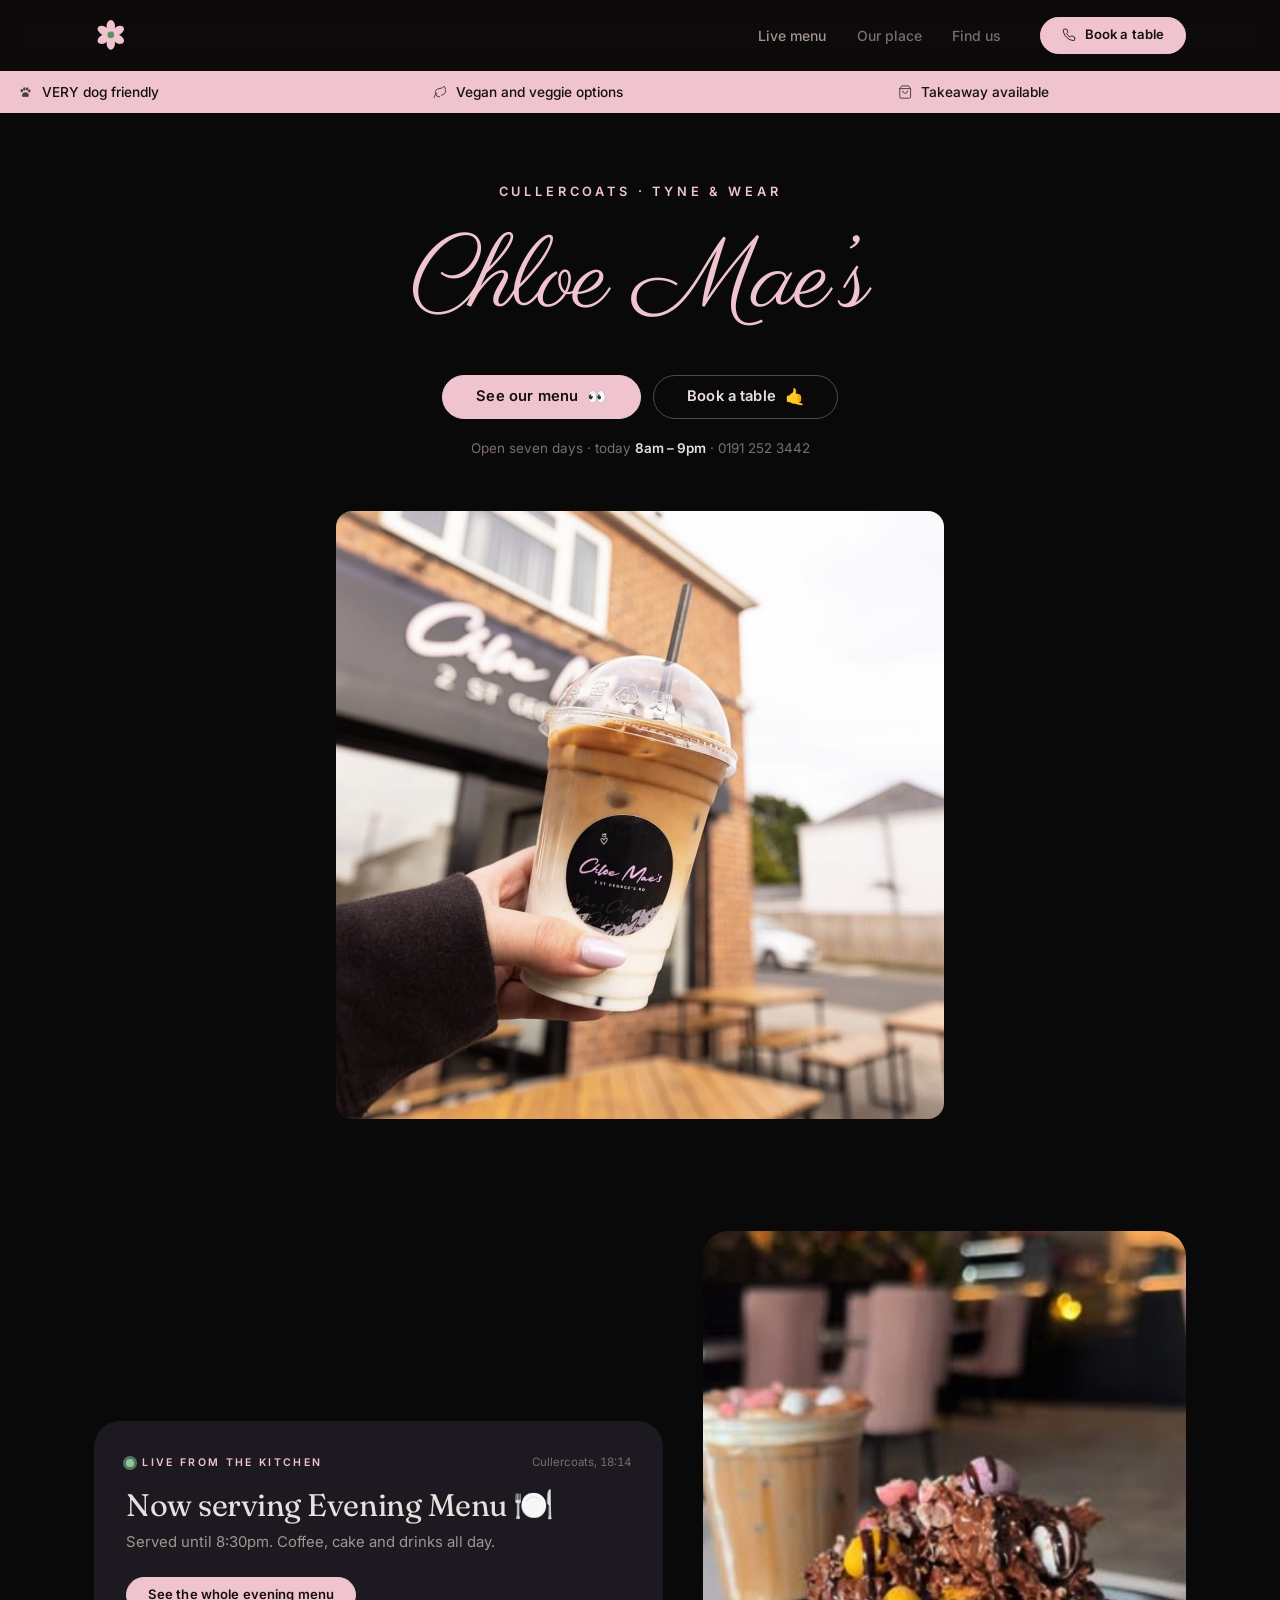
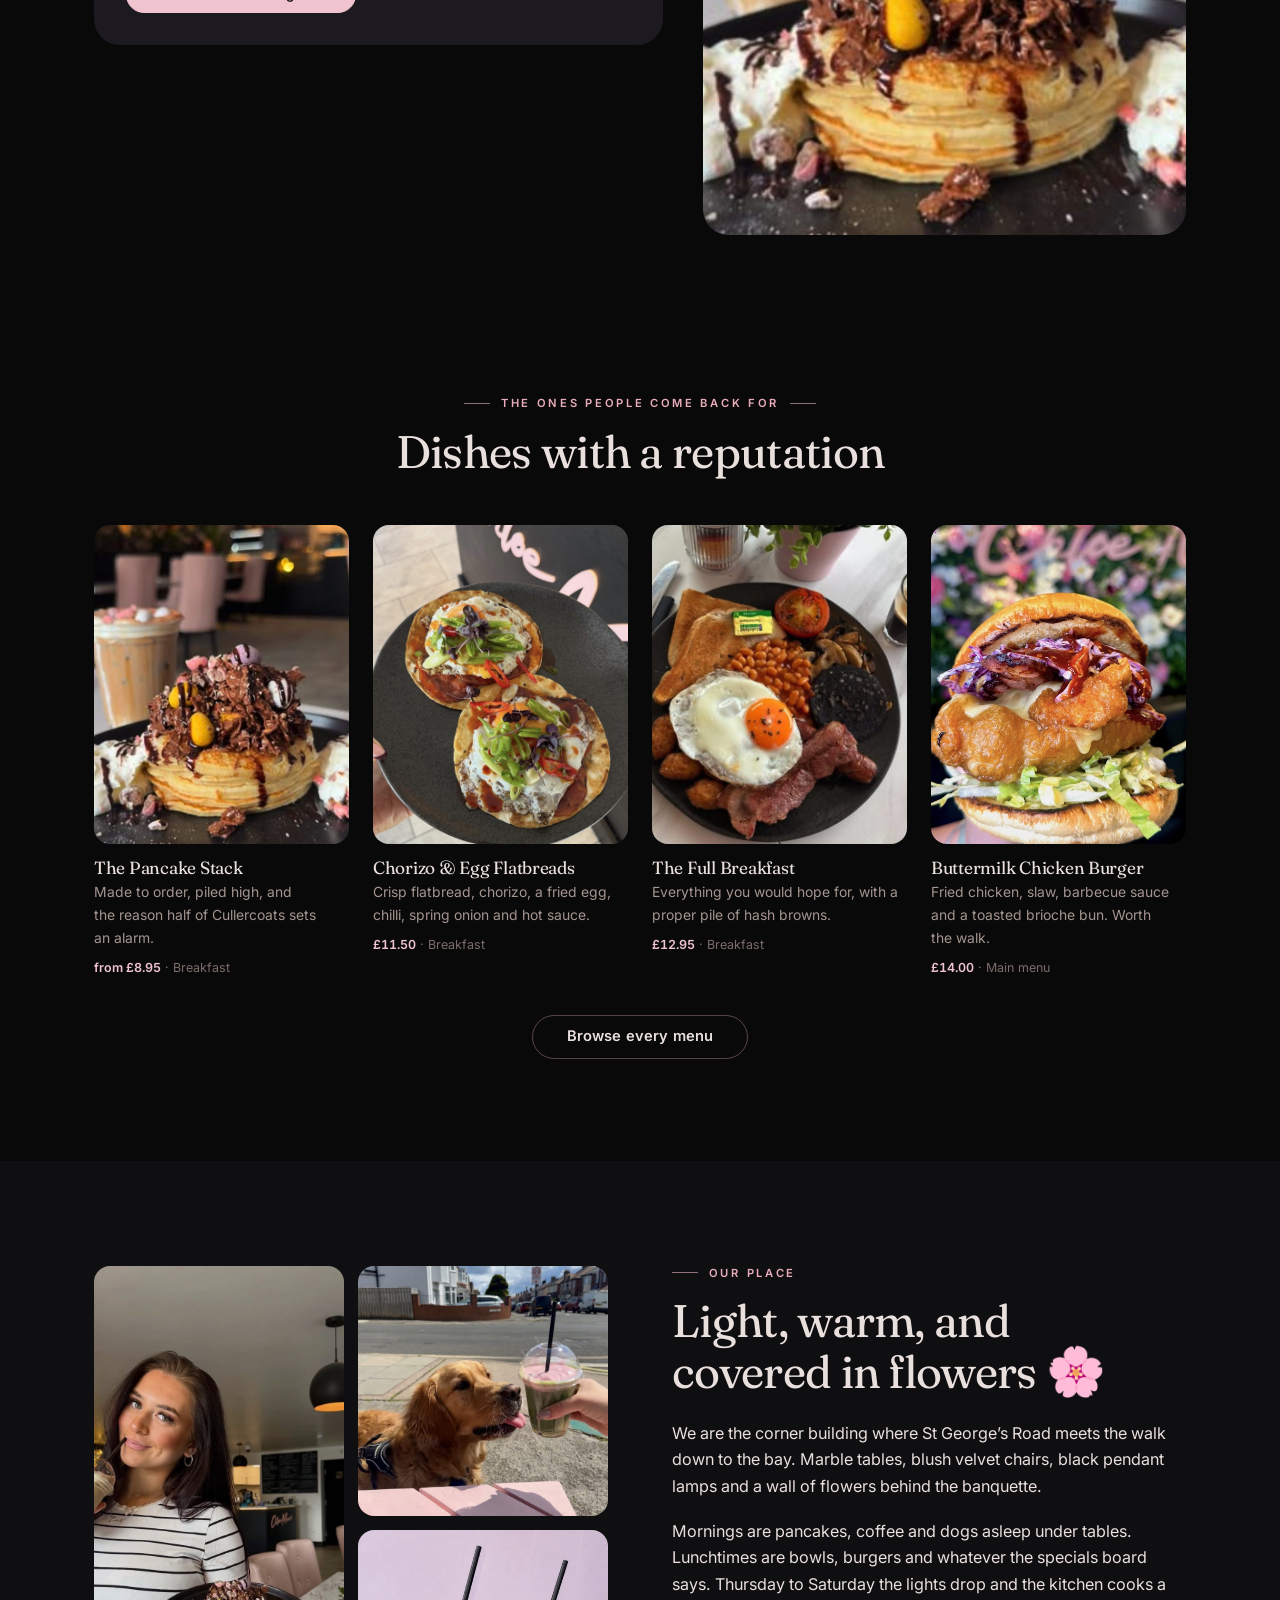
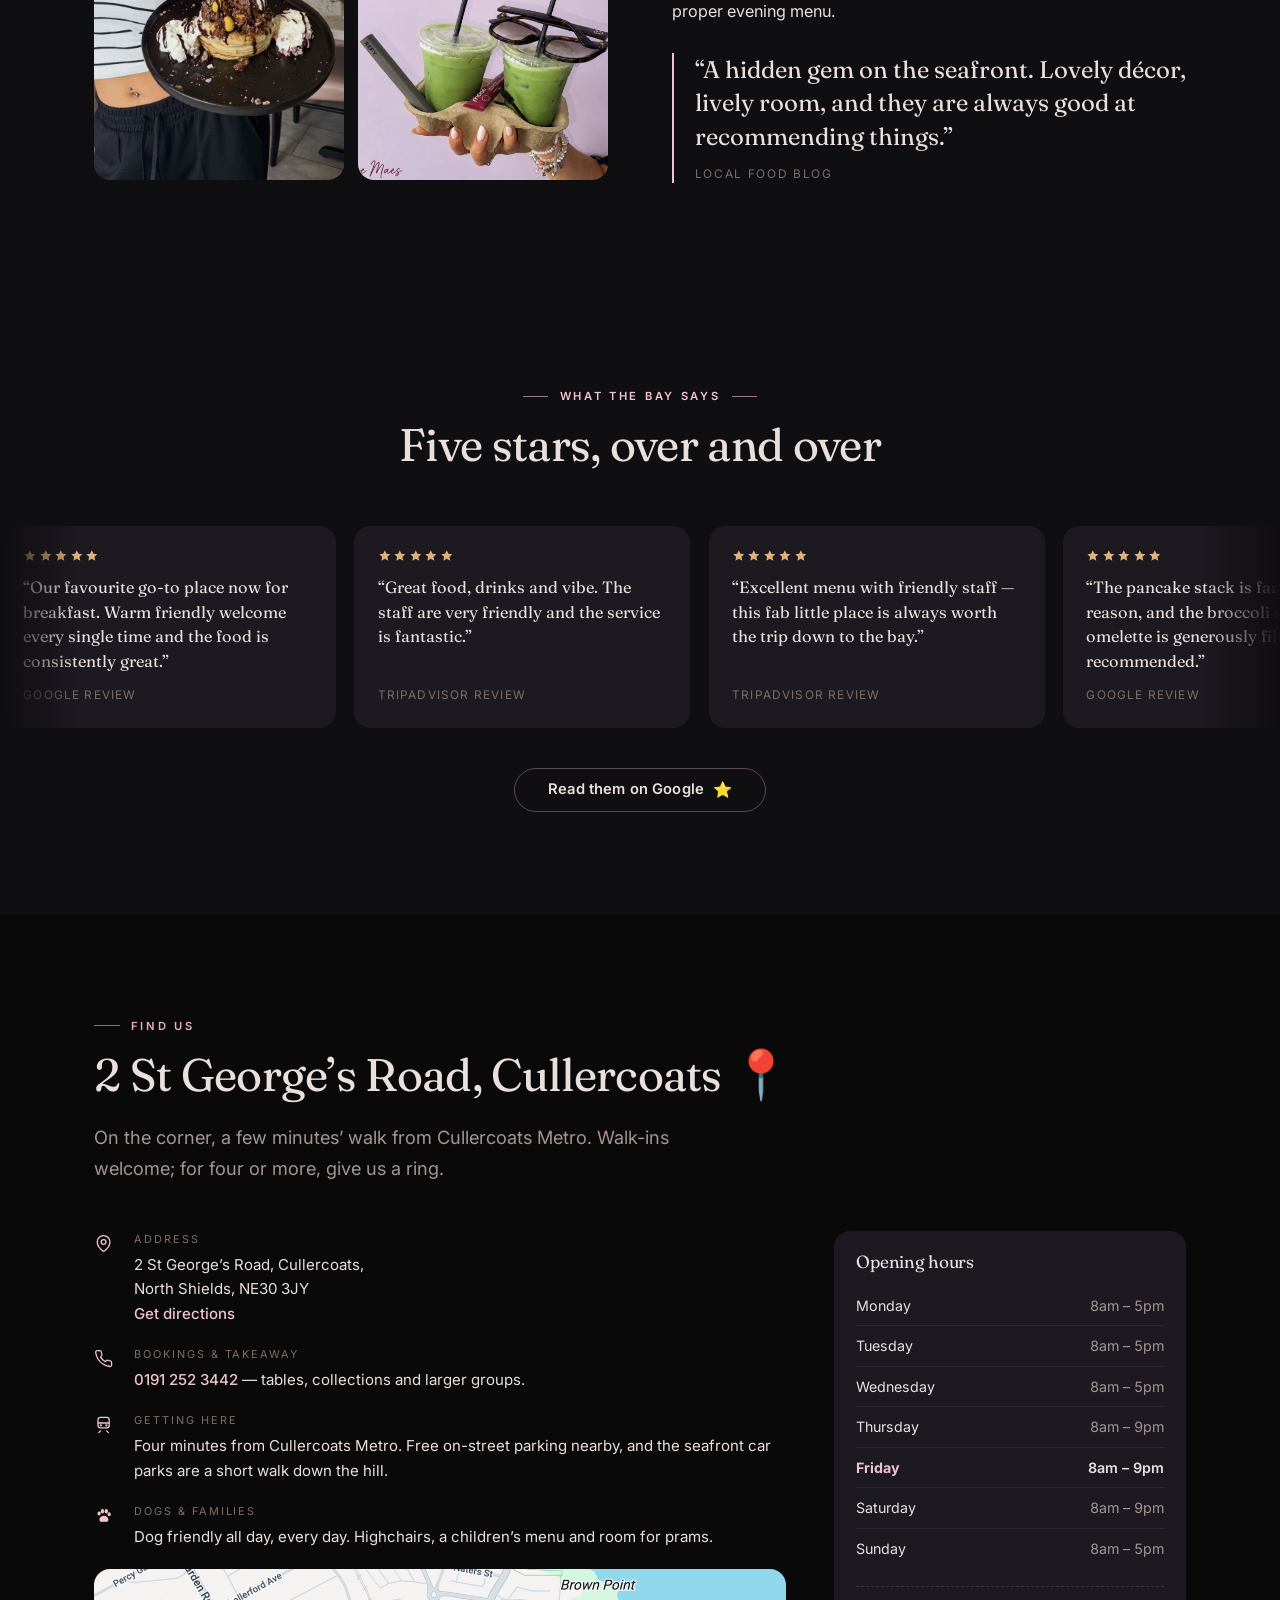
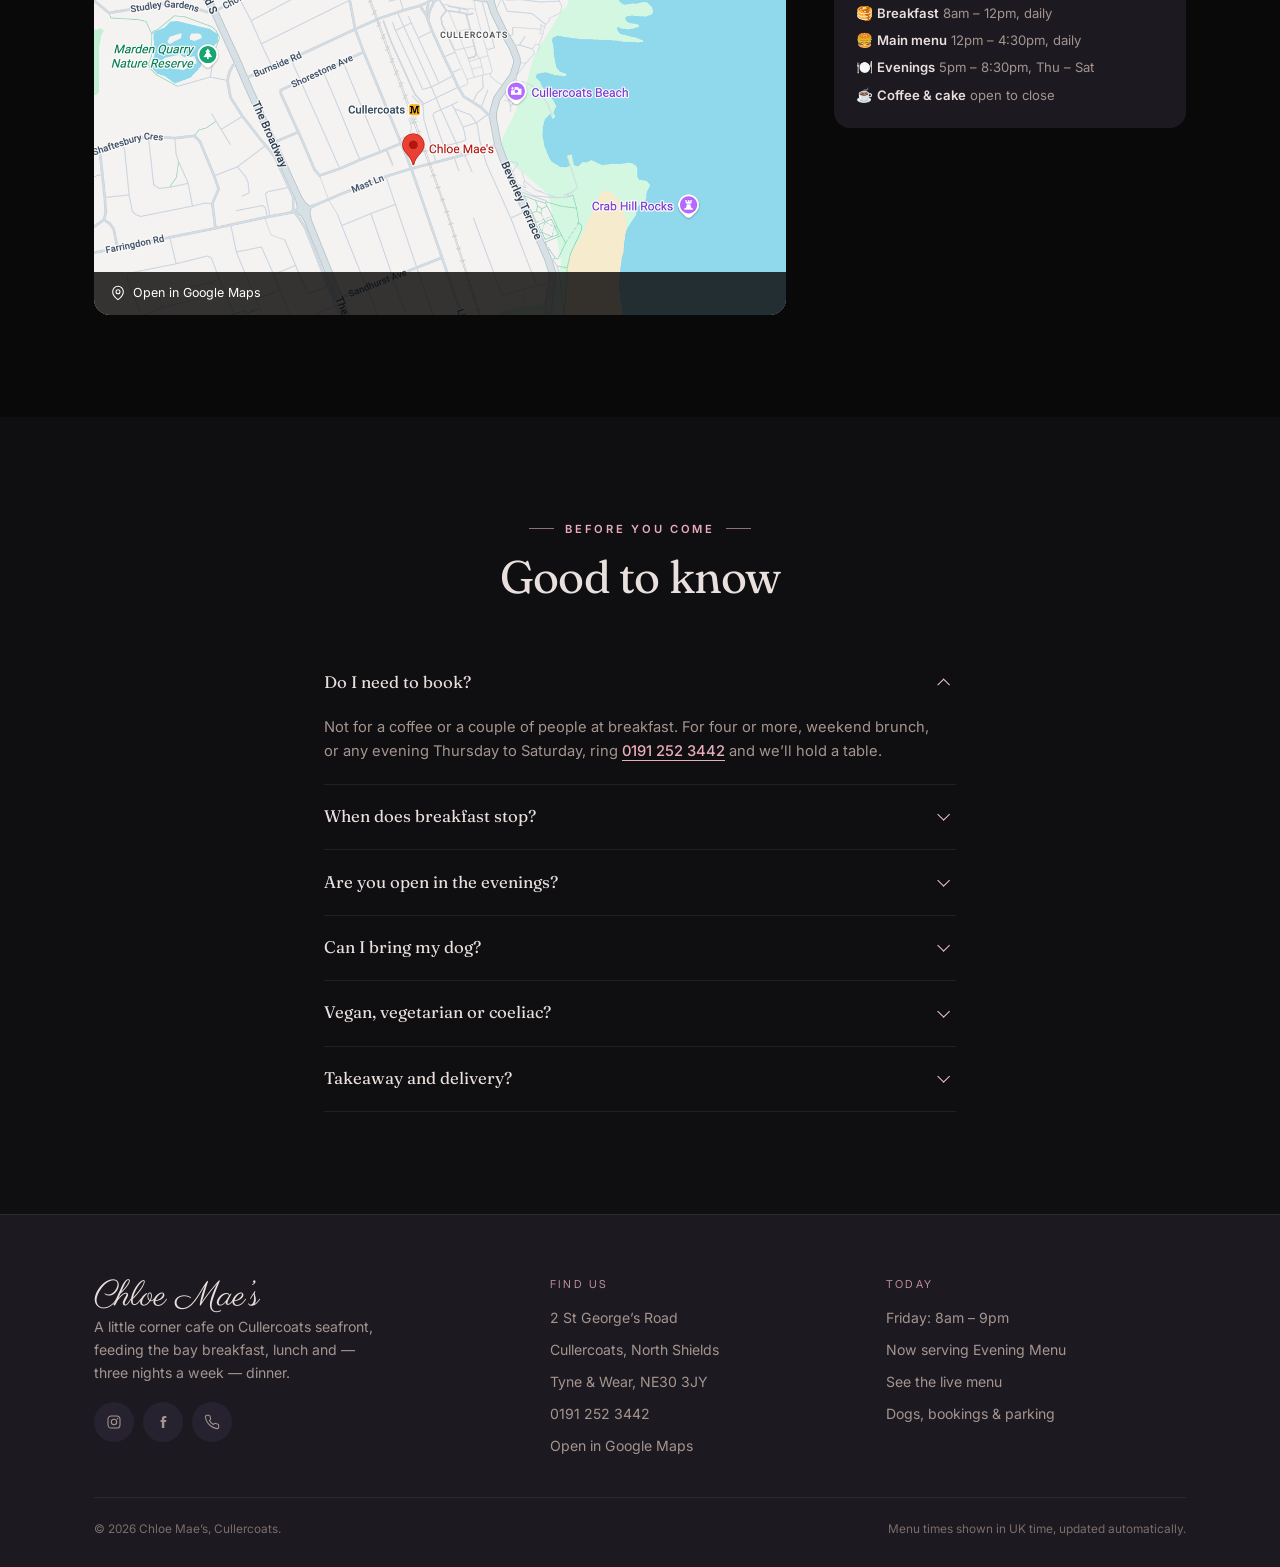
<file: index.html>
<!doctype html>
<html lang="en-GB">
<head>
<meta charset="utf-8">
<meta name="viewport" content="width=device-width, initial-scale=1, viewport-fit=cover">
<title>Chloe Mae&rsquo;s &mdash; Brunch &amp; Coffee House, Cullercoats</title>
<meta name="description" content="Chloe Mae's is a warm, flower-filled brunch and coffee house in Cullercoats. Famous pancake stacks, breakfast until noon, lunch until 4:30pm, evenings Thursday to Saturday. 2 St George's Road, NE30 3JY.">
<link rel="canonical" href="https://chloemaes.co.uk/">
<meta property="og:type" content="restaurant">
<meta property="og:title" content="Chloe Mae&rsquo;s &mdash; Cullercoats">
<meta property="og:description" content="Brunch, coffee and cake at 2 St George's Road. Famous pancake stacks, dog friendly, evenings Thursday to Saturday.">
<meta property="og:image" content="assets/img/og.png">
<meta name="theme-color" content="#0d0b0b">
<link rel="icon" href="assets/img/favicon.svg" type="image/svg+xml">
<link rel="apple-touch-icon" href="assets/img/favicon.svg">
<link rel="preconnect" href="https://fonts.googleapis.com">
<link rel="preconnect" href="https://fonts.gstatic.com" crossorigin>
<link href="https://fonts.googleapis.com/css2?family=Fraunces:opsz,wght@9..144,300..700&family=Inter:wght@400;500;600;700&family=Parisienne&display=swap" rel="stylesheet">
<link rel="stylesheet" href="assets/css/style.css">
</head>
<body>
  <a class="skip" href="#main">Skip to content</a>
<svg class="sr-only" aria-hidden="true" focusable="false" xmlns="http://www.w3.org/2000/svg">
  <defs>
    <symbol id="i-phone" viewBox="0 0 24 24" fill="none" stroke="currentColor" stroke-width="1.6" stroke-linecap="round" stroke-linejoin="round"><path d="M22 16.9v3a2 2 0 0 1-2.2 2 19.8 19.8 0 0 1-8.6-3.1 19.5 19.5 0 0 1-6-6A19.8 19.8 0 0 1 2.1 4.2 2 2 0 0 1 4.1 2h3a2 2 0 0 1 2 1.7c.1 1 .4 1.9.7 2.8a2 2 0 0 1-.4 2.1L8.1 9.9a16 16 0 0 0 6 6l1.3-1.3a2 2 0 0 1 2.1-.5c.9.4 1.8.6 2.8.8a2 2 0 0 1 1.7 2z"/></symbol>
    <symbol id="i-pin" viewBox="0 0 24 24" fill="none" stroke="currentColor" stroke-width="1.6" stroke-linecap="round" stroke-linejoin="round"><path d="M20 10c0 6-8 12-8 12s-8-6-8-12a8 8 0 0 1 16 0z"/><circle cx="12" cy="10" r="3"/></symbol>
    <symbol id="i-clock" viewBox="0 0 24 24" fill="none" stroke="currentColor" stroke-width="1.6" stroke-linecap="round" stroke-linejoin="round"><circle cx="12" cy="12" r="9"/><path d="M12 7v5l3 2"/></symbol>
    <symbol id="i-star" viewBox="0 0 24 24" fill="currentColor"><path d="m12 2 2.9 6.3 6.9.8-5.1 4.7 1.4 6.8L12 17.3 5.9 20.6l1.4-6.8L2.2 9.1l6.9-.8z"/></symbol>
    <symbol id="i-dog" viewBox="0 0 24 24" fill="none" stroke="currentColor" stroke-width="1.6" stroke-linecap="round" stroke-linejoin="round"><path d="M10 5.2 8.4 3A1.6 1.6 0 0 0 5.6 4v5.6M14 5.2 15.6 3A1.6 1.6 0 0 1 18.4 4v5.6"/><path d="M5.6 9.6a6.4 6.4 0 0 0 12.8 0"/><path d="M8.8 14.4v3.2a3.2 3.2 0 0 0 6.4 0v-3.2"/><path d="M11 11h2"/></symbol>
    <symbol id="i-bag" viewBox="0 0 24 24" fill="none" stroke="currentColor" stroke-width="1.6" stroke-linecap="round" stroke-linejoin="round"><path d="M6 2 3 6v14a2 2 0 0 0 2 2h14a2 2 0 0 0 2-2V6l-3-4z"/><path d="M3 6h18M16 10a4 4 0 0 1-8 0"/></symbol>
    <symbol id="i-leaf" viewBox="0 0 24 24" fill="none" stroke="currentColor" stroke-width="1.6" stroke-linecap="round" stroke-linejoin="round"><path d="M11 20A7 7 0 0 1 9.8 6.1C15.5 5 17 4.5 19 2c1 2 2 4.2 2 8a7 7 0 0 1-7 7"/><path d="M2 21c0-3 1.9-5.7 4.5-7.5"/></symbol>
    <symbol id="i-wifi" viewBox="0 0 24 24" fill="none" stroke="currentColor" stroke-width="1.6" stroke-linecap="round" stroke-linejoin="round"><path d="M5 12.6a10 10 0 0 1 14 0M8.5 16a5 5 0 0 1 7 0M2 9.1a15 15 0 0 1 20 0"/><path d="M12 20h.01"/></symbol>
    <symbol id="i-pram" viewBox="0 0 24 24" fill="none" stroke="currentColor" stroke-width="1.6" stroke-linecap="round" stroke-linejoin="round"><circle cx="12" cy="12" r="9"/><path d="M12 8v8M8.5 10.5h7"/></symbol>
    <symbol id="i-alert" viewBox="0 0 24 24" fill="none" stroke="currentColor" stroke-width="1.6" stroke-linecap="round" stroke-linejoin="round"><path d="M12 3 2.5 20h19z"/><path d="M12 9.5v4M12 17h.01"/></symbol>
    <symbol id="i-info" viewBox="0 0 24 24" fill="none" stroke="currentColor" stroke-width="1.6" stroke-linecap="round" stroke-linejoin="round"><circle cx="12" cy="12" r="9"/><path d="M12 11v5M12 8h.01"/></symbol>
    <symbol id="i-arrow" viewBox="0 0 24 24" fill="none" stroke="currentColor" stroke-width="1.8" stroke-linecap="round" stroke-linejoin="round"><path d="M5 12h13M13 6l6 6-6 6"/></symbol>
    <symbol id="i-ig" viewBox="0 0 24 24" fill="none" stroke="currentColor" stroke-width="1.6"><rect x="3" y="3" width="18" height="18" rx="5"/><circle cx="12" cy="12" r="4"/><circle cx="17.4" cy="6.6" r="1.1" fill="currentColor" stroke="none"/></symbol>
    <symbol id="i-fb" viewBox="0 0 24 24" fill="currentColor"><path d="M14 9V7.2c0-.8.2-1.2 1.4-1.2H17V3h-2.6C11.3 3 10.3 4.5 10.3 7v2H8.4v3h1.9v9H14v-9h2.6l.4-3z"/></symbol>
    <symbol id="i-print" viewBox="0 0 24 24" fill="none" stroke="currentColor" stroke-width="1.6" stroke-linecap="round" stroke-linejoin="round"><path d="M6 9V3h12v6M6 18H4a1 1 0 0 1-1-1v-6a2 2 0 0 1 2-2h14a2 2 0 0 1 2 2v6a1 1 0 0 1-1 1h-2"/><rect x="6" y="14" width="12" height="7" rx="1"/></symbol>
    <symbol id="i-metro" viewBox="0 0 24 24" fill="none" stroke="currentColor" stroke-width="1.6" stroke-linecap="round" stroke-linejoin="round"><rect x="5" y="3" width="14" height="13" rx="3"/><path d="M5 10h14M8 20l-2 2M16 20l2 2"/><circle cx="8.5" cy="13" r=".6" fill="currentColor"/><circle cx="15.5" cy="13" r=".6" fill="currentColor"/></symbol>
    <symbol id="i-paw" viewBox="0 0 24 24" fill="currentColor"><ellipse cx="6.4" cy="9.4" rx="2.1" ry="2.6"/><ellipse cx="10.6" cy="6.6" rx="2.1" ry="2.8"/><ellipse cx="15.4" cy="6.6" rx="2.1" ry="2.8"/><ellipse cx="19" cy="10.2" rx="2" ry="2.5"/><path d="M12.6 12.2c2.3 0 4.4 1.5 5.2 3.5.9 2.2-.5 4.4-2.9 4.4-1 0-1.7-.3-2.5-.3s-1.5.3-2.5.3c-2.4 0-3.8-2.2-2.9-4.4.8-2 2.9-3.5 5.2-3.5z"/></symbol>
    <symbol id="i-phone-fill" viewBox="0 0 24 24" fill="currentColor"><path d="M6.6 10.8a15.6 15.6 0 0 0 6.6 6.6l2.2-2.2c.28-.28.68-.36 1.03-.24 1.12.37 2.33.57 3.57.57.55 0 1 .45 1 1V20c0 .55-.45 1-1 1C10.6 21 3 13.4 3 4c0-.55.45-1 1-1h3.5c.55 0 1 .45 1 1 0 1.25.2 2.45.57 3.57.11.35.03.75-.25 1.03z"/></symbol>
    <symbol id="i-flower" viewBox="0 0 24 24"><g fill="currentColor"><ellipse cx="12.00" cy="5.90" rx="3.0" ry="4.5" transform="rotate(0 12.00 5.90)"/><ellipse cx="17.28" cy="8.95" rx="3.0" ry="4.5" transform="rotate(60 17.28 8.95)"/><ellipse cx="17.28" cy="15.05" rx="3.0" ry="4.5" transform="rotate(120 17.28 15.05)"/><ellipse cx="12.00" cy="18.10" rx="3.0" ry="4.5" transform="rotate(180 12.00 18.10)"/><ellipse cx="6.72" cy="15.05" rx="3.0" ry="4.5" transform="rotate(240 6.72 15.05)"/><ellipse cx="6.72" cy="8.95" rx="3.0" ry="4.5" transform="rotate(300 6.72 8.95)"/></g><circle cx="12" cy="12" r="2.4" fill="#5f8f63"/></symbol>
    <symbol id="i-menu" viewBox="0 0 24 24" fill="none" stroke="currentColor" stroke-width="1.6" stroke-linecap="round" stroke-linejoin="round"><path d="M4 6h16M4 12h16M4 18h10"/></symbol>
  </defs>
</svg>
  <header class="site-header" id="site-header">
    <div class="wrap site-header__in">
      <a class="brand" href="index.html" aria-label="Chloe Mae's, 2 St George's Road, home">
        <svg class="brand__flower" aria-hidden="true"><use href="#i-flower"/></svg>
      </a>
      <nav class="nav" aria-label="Primary">
        <a href="menu.html">Live menu</a>
        <!-- Pages to come. Swap each span for <a href="our-place.html"> etc. -->
        <span class="nav__soon">Our place</span>
        <span class="nav__soon">Find us</span>
      </nav>
      <a class="btn btn--sm header-cta" href="tel:+441912523442">
        <svg class="ic" aria-hidden="true"><use href="#i-phone"/></svg> Book a table
      </a>
      <a class="callbtn" href="tel:+441912523442" aria-label="Call to book a table">
        <svg aria-hidden="true"><use href="#i-phone-fill"/></svg>
      </a>
      <button class="navtoggle" id="navtoggle" aria-expanded="false" aria-controls="drawer" aria-label="Menu"><span></span></button>
    </div>
    <div class="drawer" id="drawer">
      <div class="wrap">
        <nav aria-label="Mobile">
          <a href="menu.html">Live menu</a>
          <span class="nav__soon">Our place</span>
          <span class="nav__soon">Find us</span>
          <span class="nav__soon">Questions</span>
        </nav>
        <div class="drawer__cta">
          <a class="btn btn--block" href="tel:+441912523442">Call to book <span class="emoji" aria-hidden="true">&#129305;</span></a>
          <!-- Swap for the cafe's own ordering link if they would rather not send people to Uber Eats. -->
          <a class="btn btn--ghost btn--block" href="https://www.ubereats.com/gb/store/chloe-maes/T2t8We8_V22uT3XlZImPUw" target="_blank" rel="noopener">Order takeaway</a>
        </div>
      </div>
    </div>
  </header>

  <main id="main">
    <div class="marquee marquee--pills" aria-label="Good to know">
      <div class="marquee__track" id="pill-track"></div>
    </div>

    <section class="hero" id="top">
      <div class="wrap hero__inner">
        <p class="hero__sub">Cullercoats &middot; Tyne &amp; Wear</p>
        <h1 class="hero__script">Chloe Mae&rsquo;s</h1>
        <div class="btn-row btn-row--center">
          <a class="btn" href="menu.html">See our menu <span class="emoji" aria-hidden="true">&#128064;</span></a>
          <a class="btn btn--ghost" href="tel:+441912523442">Book a table <span class="emoji" aria-hidden="true">&#129305;</span></a>
        </div>

        <p class="hero__note" id="hero-note">Open seven days &middot; 0191 252 3442</p>

      </div>

      <div class="wrap">
        <div class="hero__shots">
          <div class="shot" id="hero-shot" data-art="art-room"
               data-photos="assets/img/photo-coffee.jpg,
                            assets/img/photo-room.jpg,
                            assets/img/photo-breakfast.jpg,
                            assets/img/photo-chickenburger.jpg,
                            assets/img/photo-pancakes.jpg"
               data-alt="Inside and outside Chloe Mae&rsquo;s"></div>
        </div>
      </div>
    </section>


    <section class="band band--tight" id="live" aria-label="What we are serving right now">
      <div class="wrap livewrap">
        <div class="live" id="live-card" data-status="closed" data-notice="false">
          <div class="live__top">
            <span class="dot" id="live-dot"></span>
            <span class="live__label">Live from the kitchen</span>
            <span class="live__clock" id="live-clock"></span>
          </div>

          <h2 class="live__headline" id="live-headline">Checking today&rsquo;s service&hellip;</h2>
          <p class="live__detail" id="live-detail">One moment.</p>

          <div class="live__notice" id="live-notice">
            <svg aria-hidden="true"><use href="#i-alert"/></svg>
            <span id="live-notice-text"></span>
          </div>

          <div class="live__foot">
            <a class="btn btn--blush btn--sm" href="menu.html" id="live-cta">Open the full menu</a>
          </div>
        </div>

        <div class="shot rise" data-art="art-pancakes" data-photo="assets/img/photo-pancakes.jpg"
             data-alt="A loaded pancake stack at Chloe Mae's"></div>
      </div>
    </section>

    <section class="band" id="signatures">
      <div class="wrap">
        <div class="section-head section-head--center">
          <p class="eyebrow eyebrow--center">The ones people come back for</p>
          <h2>Dishes with a reputation</h2>
        </div>

        <div class="grid grid--4">
          <article class="dish rise">
            <div class="shot shot--tall" data-art="art-pancakes" data-photo="assets/img/photo-pancakes.jpg"
                 data-alt="Pancake stack with chocolate and marshmallows"></div>
            <div>
              <h3 class="dish__name">The Pancake Stack</h3>
              <p class="dish__desc">Made to order, piled high, and the reason half of Cullercoats sets an alarm.</p>
              <p class="dish__meta"><span class="price">from &pound;8.95</span> &middot; Breakfast</p>
            </div>
          </article>

          <article class="dish rise">
            <div class="shot shot--tall" data-art="art-flatbreads" data-photo="assets/img/photo-flatbreads.jpg"
                 data-alt="Chorizo and fried egg flatbreads with chilli and spring onion"></div>
            <div>
              <h3 class="dish__name">Chorizo &amp; Egg Flatbreads</h3>
              <p class="dish__desc">Crisp flatbread, chorizo, a fried egg, chilli, spring onion and hot sauce.</p>
              <p class="dish__meta"><span class="price">&pound;11.50</span> &middot; Breakfast</p>
            </div>
          </article>

          <article class="dish rise">
            <div class="shot shot--tall" data-art="art-fullbreakfast" data-photo="assets/img/photo-fullbreakfast.jpg"
                 data-alt="Full breakfast with hash browns, beans, bacon and toast"></div>
            <div>
              <h3 class="dish__name">The Full Breakfast</h3>
              <p class="dish__desc">Everything you would hope for, with a proper pile of hash browns.</p>
              <p class="dish__meta"><span class="price">&pound;12.95</span> &middot; Breakfast</p>
            </div>
          </article>

          <article class="dish rise">
            <div class="shot shot--tall" data-art="art-bowls" data-photo="assets/img/photo-chickenburger.jpg"
                 data-alt="Buttermilk chicken burger with slaw and barbecue sauce"></div>
            <div>
              <h3 class="dish__name">Buttermilk Chicken Burger</h3>
              <p class="dish__desc">Fried chicken, slaw, barbecue sauce and a toasted brioche bun. Worth the walk.</p>
              <p class="dish__meta"><span class="price">&pound;14.00</span> &middot; Main menu</p>
            </div>
          </article>
        </div>

        <div class="btn-row btn-row--center" style="margin-top:2.25rem">
          <a class="btn btn--ghost" href="menu.html">Browse every menu</a>
        </div>
      </div>
    </section>

    <section class="band band--paper" id="story">
      <div class="wrap story">
        <div class="story__art">
          <div class="shot shot--tall rise" data-art="art-room" data-photo="assets/img/photo-room.jpg"
               data-alt="Inside Chloe Mae's"></div>
          <div class="shot shot--sq rise" data-art="art-drinks" data-photo="assets/img/photo-dog.jpg"
               data-alt="A golden retriever outside with an iced drink"></div>
          <div class="shot shot--sq rise" data-art="art-drinks" data-photo="assets/img/photo-drinks.jpg"
               data-alt="Two iced matcha to take away"></div>
        </div>
        <div>
          <p class="eyebrow">Our place</p>
          <h2>Light, warm, and covered in flowers <span class="emoji" aria-hidden="true">&#127800;</span></h2>
          <p>We are the corner building where St George&rsquo;s Road meets the walk down to the bay. Marble tables, blush velvet chairs, black pendant lamps and a wall of flowers behind the banquette.</p>
          <p>Mornings are pancakes, coffee and dogs asleep under tables. Lunchtimes are bowls, burgers and whatever the specials board says. Thursday to Saturday the lights drop and the kitchen cooks a proper evening menu.</p>

          <blockquote class="pullquote">
            &ldquo;A hidden gem on the seafront. Lovely d&eacute;cor, lively room, and they are always good at recommending things.&rdquo;
            <cite>Local food blog</cite>
          </blockquote>
        </div>
      </div>
    </section>

    <section class="band band--dark" id="reviews">
      <div class="wrap">
        <div class="section-head section-head--center">
          <p class="eyebrow eyebrow--center">What the bay says</p>
          <h2>Five stars, over and over</h2>
        </div>
      </div>
      <div class="marquee marquee--reviews" aria-label="Customer reviews">
        <div class="marquee__track" id="review-track"></div>
      </div>
      <div class="wrap btn-row btn-row--center" style="margin-top:2rem">
        <a class="btn btn--ghost" href="https://maps.app.goo.gl/MLW48tuzdzKQMBhAA" target="_blank" rel="noopener">Read them on Google <span class="emoji" aria-hidden="true">&#11088;</span></a>
      </div>
    </section>

    <section class="band" id="visit">
      <div class="wrap">
        <div class="section-head">
          <p class="eyebrow">Find us</p>
          <h2>2 St George&rsquo;s Road, Cullercoats <span class="emoji" aria-hidden="true">&#128205;</span></h2>
          <p class="lede">On the corner, a few minutes&rsquo; walk from Cullercoats Metro. Walk-ins welcome; for four or more, give us a ring.</p>
        </div>

        <div class="visit">
          <div>
            <dl class="infolist">
              <div>
                <svg aria-hidden="true"><use href="#i-pin"/></svg>
                <div>
                  <dt>Address</dt>
                  <dd>2 St George&rsquo;s Road, Cullercoats,<br>North Shields, NE30 3JY<br>
                    <a href="https://www.google.com/maps/dir/?api=1&amp;destination=Chloe+Mae%27s%2C+2+St+George%27s+Road%2C+Cullercoats%2C+North+Shields+NE30+3JY" target="_blank" rel="noopener">Get directions</a>
                  </dd>
                </div>
              </div>
              <div>
                <svg aria-hidden="true"><use href="#i-phone"/></svg>
                <div>
                  <dt>Bookings &amp; takeaway</dt>
                  <dd><a href="tel:+441912523442">0191 252 3442</a> &mdash; tables, collections and larger groups.</dd>
                </div>
              </div>
              <div>
                <svg aria-hidden="true"><use href="#i-metro"/></svg>
                <div>
                  <dt>Getting here</dt>
                  <dd>Four minutes from Cullercoats Metro. Free on-street parking nearby, and the seafront car parks are a short walk down the hill.</dd>
                </div>
              </div>
              <div>
                <svg aria-hidden="true"><use href="#i-paw"/></svg>
                <div>
                  <dt>Dogs &amp; families</dt>
                  <dd>Dog friendly all day, every day. Highchairs, a children&rsquo;s menu and room for prams.</dd>
                </div>
              </div>
            </dl>

            <a class="mapcard shot" href="https://maps.app.goo.gl/MLW48tuzdzKQMBhAA" target="_blank" rel="noopener"
               data-art="art-map" data-photo="assets/img/photo-map.png" data-alt="Map showing Chloe Mae's on St George's Road"
               aria-label="Open Chloe Mae's in Google Maps">
              <span class="shot__cap"><svg style="width:1rem;height:1rem" aria-hidden="true"><use href="#i-pin"/></svg> Open in Google Maps</span>
            </a>
          </div>

          <div class="hours" id="hours">
            <h3>Opening hours</h3>
            <table>
              <caption class="sr-only">Opening hours by day</caption>
              <tbody>
                <tr data-day="1"><th scope="row">Monday</th><td>8am &ndash; 5pm</td></tr>
                <tr data-day="2"><th scope="row">Tuesday</th><td>8am &ndash; 5pm</td></tr>
                <tr data-day="3"><th scope="row">Wednesday</th><td>8am &ndash; 5pm</td></tr>
                <tr data-day="4"><th scope="row">Thursday</th><td>8am &ndash; 9pm</td></tr>
                <tr data-day="5"><th scope="row">Friday</th><td>8am &ndash; 9pm</td></tr>
                <tr data-day="6"><th scope="row">Saturday</th><td>8am &ndash; 9pm</td></tr>
                <tr data-day="0"><th scope="row">Sunday</th><td>8am &ndash; 5pm</td></tr>
              </tbody>
            </table>

            <div class="hours__kitchen">
              <p style="margin:0"><span class="emoji" aria-hidden="true">&#129374;</span> <span>Breakfast</span> 8am &ndash; 12pm, daily</p>
              <p style="margin:0"><span class="emoji" aria-hidden="true">&#127828;</span> <span>Main menu</span> 12pm &ndash; 4:30pm, daily</p>
              <p style="margin:0"><span class="emoji" aria-hidden="true">&#127869;&#65039;</span> <span>Evenings</span> 5pm &ndash; 8:30pm, Thu &ndash; Sat</p>
              <p style="margin:0"><span class="emoji" aria-hidden="true">&#9749;</span> <span>Coffee &amp; cake</span> open to close</p>
            </div>
          </div>
        </div>
      </div>
    </section>

    <section class="band band--paper" id="faq">
      <div class="wrap wrap--narrow">
        <div class="section-head section-head--center">
          <p class="eyebrow eyebrow--center">Before you come</p>
          <h2>Good to know</h2>
        </div>

        <div class="faq">
          <details open>
            <summary>Do I need to book?</summary>
            <p>Not for a coffee or a couple of people at breakfast. For four or more, weekend brunch, or any evening Thursday to Saturday, ring <a class="tlink" href="tel:+441912523442">0191 252 3442</a> and we&rsquo;ll hold a table.</p>
          </details>
          <details>
            <summary>When does breakfast stop?</summary>
            <p>Breakfast runs 8am to 12pm every day, then the main menu takes over until 4:30pm. The bar at the top of this site counts down to the changeover and warns you a full hour before.</p>
          </details>
          <details>
            <summary>Are you open in the evenings?</summary>
            <p>Thursday, Friday and Saturday, 5pm until last orders at 8:30pm. Sunday to Wednesday we close at 5pm.</p>
          </details>
          <details>
            <summary>Can I bring my dog?</summary>
            <p>Please do &mdash; dog friendly all day, every day, with water bowls by the door.</p>
          </details>
          <details>
            <summary>Vegan, vegetarian or coeliac?</summary>
            <p>All catered for, and marked on every menu. Tell your server about any allergy when you order &mdash; our kitchen is small and handles nuts, gluten and dairy, so we&rsquo;ll talk you through what is safe.</p>
          </details>
          <details>
            <summary>Takeaway and delivery?</summary>
            <p>Both. Ring to order a collection, or find us on Uber Eats and Deliveroo around Cullercoats, Whitley Bay and Tynemouth.</p>
          </details>
        </div>
      </div>
    </section>
  </main>

  <footer class="site-footer footer">
    <div class="wrap">
      <div class="footer__grid">
        <div class="footer__brand">
          <span class="brand__script" style="font-size:2.2rem">Chloe Mae&rsquo;s</span>
          <p>A little corner cafe on Cullercoats seafront, feeding the bay breakfast, lunch and — three nights a week — dinner.</p>
          <div class="socials">
            <a href="https://www.instagram.com/chloemaes_cullercoats/" target="_blank" rel="noopener" aria-label="Chloe Mae's on Instagram"><svg aria-hidden="true"><use href="#i-ig"/></svg></a>
            <a href="https://www.facebook.com/ChloeMaesCullercoats/" target="_blank" rel="noopener" aria-label="Chloe Mae's on Facebook"><svg aria-hidden="true"><use href="#i-fb"/></svg></a>
            <a href="tel:+441912523442" aria-label="Call Chloe Mae's"><svg aria-hidden="true"><use href="#i-phone"/></svg></a>
          </div>
        </div>
        <div>
          <h4>Find us</h4>
          <ul>
            <li>2 St George&rsquo;s Road</li>
            <li>Cullercoats, North Shields</li>
            <li>Tyne &amp; Wear, NE30 3JY</li>
            <li><a href="tel:+441912523442">0191 252 3442</a></li>
            <li><a href="https://maps.app.goo.gl/MLW48tuzdzKQMBhAA" target="_blank" rel="noopener">Open in Google Maps</a></li>
          </ul>
        </div>
        <div>
          <h4>Today</h4>
          <ul>
            <li id="foot-hours">Open 8am &ndash; 5pm</li>
            <li id="foot-service">&nbsp;</li>
            <li><a href="menu.html">See the live menu</a></li>
            <li>Dogs, bookings &amp; parking</li>
          </ul>
        </div>
      </div>
      <div class="colophon">
        <span>&copy; <span id="year">2026</span> Chloe Mae&rsquo;s, Cullercoats.</span>
        <span class="statusbar__spacer"></span>
        <span>Menu times shown in UK time, updated automatically.</span>
      </div>
    </div>
  </footer>

  <script type="application/ld+json">
{
  "@context": "https://schema.org",
  "@type": "CafeOrCoffeeShop",
  "name": "Chloe Mae's",
  "description": "Brunch and coffee house on the corner of St George's Road, Cullercoats. Breakfast, lunch, coffee and cake daily, with an evening menu Thursday to Saturday.",
  "url": "https://chloemaes.co.uk/",
  "telephone": "+44 191 252 3442",
  "priceRange": "££",
  "servesCuisine": ["Breakfast", "Brunch", "British", "Coffee"],
  "image": "https://chloemaes.co.uk/assets/img/og.png",
  "hasMenu": "https://chloemaes.co.uk/menu.html",
  "address": {
    "@type": "PostalAddress",
    "streetAddress": "2 St George's Road",
    "addressLocality": "Cullercoats, North Shields",
    "addressRegion": "Tyne and Wear",
    "postalCode": "NE30 3JY",
    "addressCountry": "GB"
  },
  "geo": { "@type": "GeoCoordinates", "latitude": 55.0334, "longitude": -1.4333 },
  "sameAs": [
    "https://www.instagram.com/chloemaes_cullercoats/",
    "https://www.facebook.com/ChloeMaesCullercoats/"
  ],
  "openingHoursSpecification": [
    { "@type": "OpeningHoursSpecification", "dayOfWeek": ["Sunday","Monday","Tuesday","Wednesday"], "opens": "08:00", "closes": "17:00" },
    { "@type": "OpeningHoursSpecification", "dayOfWeek": ["Thursday","Friday","Saturday"], "opens": "08:00", "closes": "21:00" }
  ]
}
</script>
  <script src="assets/js/data.js"></script>
  <script src="assets/js/live.js"></script>
  <script src="assets/js/app.js"></script>
</body>
</html>
</file>
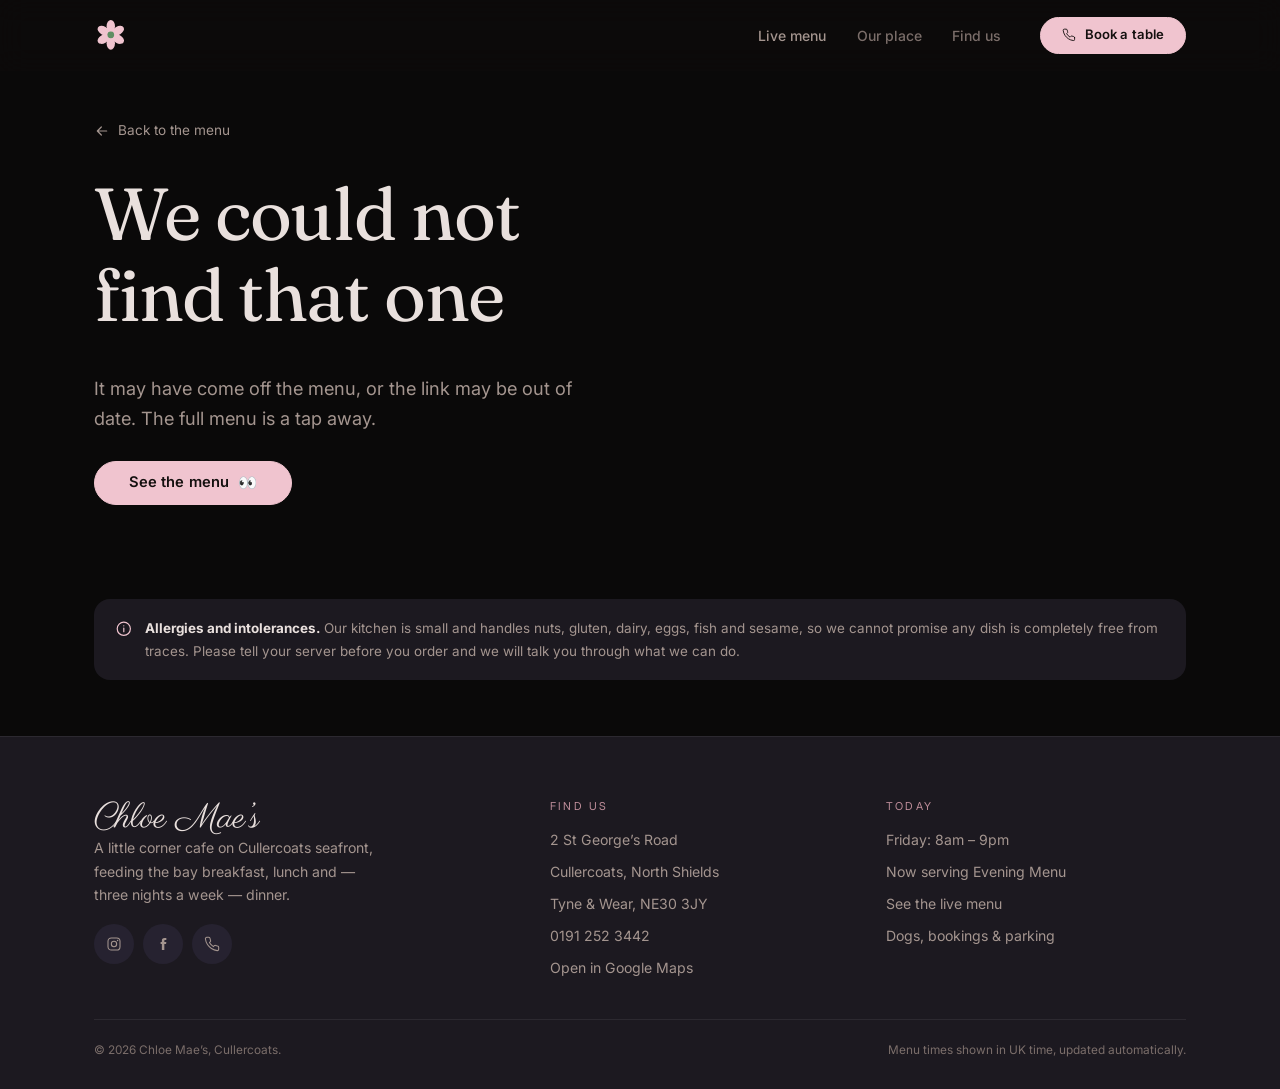
<file: dish.html>
<!doctype html>
<html lang="en-GB">
<head>
<meta charset="utf-8">
<meta name="viewport" content="width=device-width, initial-scale=1, viewport-fit=cover">
<title>Dish &mdash; Chloe Mae&rsquo;s, Cullercoats</title>
<meta name="description" content="A dish from the menu at Chloe Mae's, 2 St George's Road, Cullercoats.">
<meta name="robots" content="index, follow">
<meta property="og:type" content="article">
<meta property="og:image" content="assets/img/og.png">
<meta name="theme-color" content="#0a0909">
<link rel="icon" href="assets/img/favicon.svg" type="image/svg+xml">
<link rel="preconnect" href="https://fonts.googleapis.com">
<link rel="preconnect" href="https://fonts.gstatic.com" crossorigin>
<link href="https://fonts.googleapis.com/css2?family=Fraunces:opsz,wght@9..144,300..700&family=Inter:wght@400;500;600;700&family=Parisienne&display=swap" rel="stylesheet">
<link rel="stylesheet" href="assets/css/style.css">
</head>
<body>
  <a class="skip" href="#dish">Skip to the dish</a>
<svg class="sr-only" aria-hidden="true" focusable="false" xmlns="http://www.w3.org/2000/svg">
  <defs>
    <symbol id="i-phone" viewBox="0 0 24 24" fill="none" stroke="currentColor" stroke-width="1.6" stroke-linecap="round" stroke-linejoin="round"><path d="M22 16.9v3a2 2 0 0 1-2.2 2 19.8 19.8 0 0 1-8.6-3.1 19.5 19.5 0 0 1-6-6A19.8 19.8 0 0 1 2.1 4.2 2 2 0 0 1 4.1 2h3a2 2 0 0 1 2 1.7c.1 1 .4 1.9.7 2.8a2 2 0 0 1-.4 2.1L8.1 9.9a16 16 0 0 0 6 6l1.3-1.3a2 2 0 0 1 2.1-.5c.9.4 1.8.6 2.8.8a2 2 0 0 1 1.7 2z"/></symbol>
    <symbol id="i-pin" viewBox="0 0 24 24" fill="none" stroke="currentColor" stroke-width="1.6" stroke-linecap="round" stroke-linejoin="round"><path d="M20 10c0 6-8 12-8 12s-8-6-8-12a8 8 0 0 1 16 0z"/><circle cx="12" cy="10" r="3"/></symbol>
    <symbol id="i-clock" viewBox="0 0 24 24" fill="none" stroke="currentColor" stroke-width="1.6" stroke-linecap="round" stroke-linejoin="round"><circle cx="12" cy="12" r="9"/><path d="M12 7v5l3 2"/></symbol>
    <symbol id="i-star" viewBox="0 0 24 24" fill="currentColor"><path d="m12 2 2.9 6.3 6.9.8-5.1 4.7 1.4 6.8L12 17.3 5.9 20.6l1.4-6.8L2.2 9.1l6.9-.8z"/></symbol>
    <symbol id="i-dog" viewBox="0 0 24 24" fill="none" stroke="currentColor" stroke-width="1.6" stroke-linecap="round" stroke-linejoin="round"><path d="M10 5.2 8.4 3A1.6 1.6 0 0 0 5.6 4v5.6M14 5.2 15.6 3A1.6 1.6 0 0 1 18.4 4v5.6"/><path d="M5.6 9.6a6.4 6.4 0 0 0 12.8 0"/><path d="M8.8 14.4v3.2a3.2 3.2 0 0 0 6.4 0v-3.2"/><path d="M11 11h2"/></symbol>
    <symbol id="i-bag" viewBox="0 0 24 24" fill="none" stroke="currentColor" stroke-width="1.6" stroke-linecap="round" stroke-linejoin="round"><path d="M6 2 3 6v14a2 2 0 0 0 2 2h14a2 2 0 0 0 2-2V6l-3-4z"/><path d="M3 6h18M16 10a4 4 0 0 1-8 0"/></symbol>
    <symbol id="i-leaf" viewBox="0 0 24 24" fill="none" stroke="currentColor" stroke-width="1.6" stroke-linecap="round" stroke-linejoin="round"><path d="M11 20A7 7 0 0 1 9.8 6.1C15.5 5 17 4.5 19 2c1 2 2 4.2 2 8a7 7 0 0 1-7 7"/><path d="M2 21c0-3 1.9-5.7 4.5-7.5"/></symbol>
    <symbol id="i-wifi" viewBox="0 0 24 24" fill="none" stroke="currentColor" stroke-width="1.6" stroke-linecap="round" stroke-linejoin="round"><path d="M5 12.6a10 10 0 0 1 14 0M8.5 16a5 5 0 0 1 7 0M2 9.1a15 15 0 0 1 20 0"/><path d="M12 20h.01"/></symbol>
    <symbol id="i-pram" viewBox="0 0 24 24" fill="none" stroke="currentColor" stroke-width="1.6" stroke-linecap="round" stroke-linejoin="round"><circle cx="12" cy="12" r="9"/><path d="M12 8v8M8.5 10.5h7"/></symbol>
    <symbol id="i-alert" viewBox="0 0 24 24" fill="none" stroke="currentColor" stroke-width="1.6" stroke-linecap="round" stroke-linejoin="round"><path d="M12 3 2.5 20h19z"/><path d="M12 9.5v4M12 17h.01"/></symbol>
    <symbol id="i-info" viewBox="0 0 24 24" fill="none" stroke="currentColor" stroke-width="1.6" stroke-linecap="round" stroke-linejoin="round"><circle cx="12" cy="12" r="9"/><path d="M12 11v5M12 8h.01"/></symbol>
    <symbol id="i-arrow" viewBox="0 0 24 24" fill="none" stroke="currentColor" stroke-width="1.8" stroke-linecap="round" stroke-linejoin="round"><path d="M5 12h13M13 6l6 6-6 6"/></symbol>
    <symbol id="i-ig" viewBox="0 0 24 24" fill="none" stroke="currentColor" stroke-width="1.6"><rect x="3" y="3" width="18" height="18" rx="5"/><circle cx="12" cy="12" r="4"/><circle cx="17.4" cy="6.6" r="1.1" fill="currentColor" stroke="none"/></symbol>
    <symbol id="i-fb" viewBox="0 0 24 24" fill="currentColor"><path d="M14 9V7.2c0-.8.2-1.2 1.4-1.2H17V3h-2.6C11.3 3 10.3 4.5 10.3 7v2H8.4v3h1.9v9H14v-9h2.6l.4-3z"/></symbol>
    <symbol id="i-print" viewBox="0 0 24 24" fill="none" stroke="currentColor" stroke-width="1.6" stroke-linecap="round" stroke-linejoin="round"><path d="M6 9V3h12v6M6 18H4a1 1 0 0 1-1-1v-6a2 2 0 0 1 2-2h14a2 2 0 0 1 2 2v6a1 1 0 0 1-1 1h-2"/><rect x="6" y="14" width="12" height="7" rx="1"/></symbol>
    <symbol id="i-metro" viewBox="0 0 24 24" fill="none" stroke="currentColor" stroke-width="1.6" stroke-linecap="round" stroke-linejoin="round"><rect x="5" y="3" width="14" height="13" rx="3"/><path d="M5 10h14M8 20l-2 2M16 20l2 2"/><circle cx="8.5" cy="13" r=".6" fill="currentColor"/><circle cx="15.5" cy="13" r=".6" fill="currentColor"/></symbol>
    <symbol id="i-paw" viewBox="0 0 24 24" fill="currentColor"><ellipse cx="6.4" cy="9.4" rx="2.1" ry="2.6"/><ellipse cx="10.6" cy="6.6" rx="2.1" ry="2.8"/><ellipse cx="15.4" cy="6.6" rx="2.1" ry="2.8"/><ellipse cx="19" cy="10.2" rx="2" ry="2.5"/><path d="M12.6 12.2c2.3 0 4.4 1.5 5.2 3.5.9 2.2-.5 4.4-2.9 4.4-1 0-1.7-.3-2.5-.3s-1.5.3-2.5.3c-2.4 0-3.8-2.2-2.9-4.4.8-2 2.9-3.5 5.2-3.5z"/></symbol>
    <symbol id="i-phone-fill" viewBox="0 0 24 24" fill="currentColor"><path d="M6.6 10.8a15.6 15.6 0 0 0 6.6 6.6l2.2-2.2c.28-.28.68-.36 1.03-.24 1.12.37 2.33.57 3.57.57.55 0 1 .45 1 1V20c0 .55-.45 1-1 1C10.6 21 3 13.4 3 4c0-.55.45-1 1-1h3.5c.55 0 1 .45 1 1 0 1.25.2 2.45.57 3.57.11.35.03.75-.25 1.03z"/></symbol>
    <symbol id="i-flower" viewBox="0 0 24 24"><g fill="currentColor"><ellipse cx="12.00" cy="5.90" rx="3.0" ry="4.5" transform="rotate(0 12.00 5.90)"/><ellipse cx="17.28" cy="8.95" rx="3.0" ry="4.5" transform="rotate(60 17.28 8.95)"/><ellipse cx="17.28" cy="15.05" rx="3.0" ry="4.5" transform="rotate(120 17.28 15.05)"/><ellipse cx="12.00" cy="18.10" rx="3.0" ry="4.5" transform="rotate(180 12.00 18.10)"/><ellipse cx="6.72" cy="15.05" rx="3.0" ry="4.5" transform="rotate(240 6.72 15.05)"/><ellipse cx="6.72" cy="8.95" rx="3.0" ry="4.5" transform="rotate(300 6.72 8.95)"/></g><circle cx="12" cy="12" r="2.4" fill="#5f8f63"/></symbol>
    <symbol id="i-menu" viewBox="0 0 24 24" fill="none" stroke="currentColor" stroke-width="1.6" stroke-linecap="round" stroke-linejoin="round"><path d="M4 6h16M4 12h16M4 18h10"/></symbol>
  </defs>
</svg>
  <header class="site-header" id="site-header">
    <div class="wrap site-header__in">
      <a class="brand" href="index.html" aria-label="Chloe Mae's, 2 St George's Road, home">
        <svg class="brand__flower" aria-hidden="true"><use href="#i-flower"/></svg>
      </a>
      <nav class="nav" aria-label="Primary">
        <a href="menu.html">Live menu</a>
        <!-- Pages to come. Swap each span for <a href="our-place.html"> etc. -->
        <span class="nav__soon">Our place</span>
        <span class="nav__soon">Find us</span>
      </nav>
      <a class="btn btn--sm header-cta" href="tel:+441912523442">
        <svg class="ic" aria-hidden="true"><use href="#i-phone"/></svg> Book a table
      </a>
      <a class="callbtn" href="tel:+441912523442" aria-label="Call to book a table">
        <svg aria-hidden="true"><use href="#i-phone-fill"/></svg>
      </a>
      <button class="navtoggle" id="navtoggle" aria-expanded="false" aria-controls="drawer" aria-label="Menu"><span></span></button>
    </div>
    <div class="drawer" id="drawer">
      <div class="wrap">
        <nav aria-label="Mobile">
          <a href="menu.html">Live menu</a>
          <span class="nav__soon">Our place</span>
          <span class="nav__soon">Find us</span>
          <span class="nav__soon">Questions</span>
        </nav>
        <div class="drawer__cta">
          <a class="btn btn--block" href="tel:+441912523442">Call to book <span class="emoji" aria-hidden="true">&#129305;</span></a>
          <!-- Swap for the cafe's own ordering link if they would rather not send people to Uber Eats. -->
          <a class="btn btn--ghost btn--block" href="https://www.ubereats.com/gb/store/chloe-maes/T2t8We8_V22uT3XlZImPUw" target="_blank" rel="noopener">Order takeaway <span class="emoji" aria-hidden="true">&#129377;</span></a>
        </div>
      </div>
    </div>
  </header>

  <main>
    <article class="dish-page" id="dish">
      <div class="wrap">
        <a class="backlink" href="menu.html">
          <svg aria-hidden="true"><use href="#i-arrow"/></svg> Back to the menu
        </a>

        <div class="dish-page__grid" id="dish-body">
          <p class="lede">Loading&hellip;</p>
        </div>
      </div>
    </article>

    <section class="band band--tight">
      <div class="wrap">
        <div class="allergen">
          <svg aria-hidden="true"><use href="#i-info"/></svg>
          <p style="margin:0"><strong>Allergies and intolerances.</strong> Our kitchen is small and handles nuts, gluten, dairy, eggs, fish and sesame, so we cannot promise any dish is completely free from traces. Please tell your server before you order and we will talk you through what we can do.</p>
        </div>
      </div>
    </section>
  </main>

  <footer class="site-footer footer">
    <div class="wrap">
      <div class="footer__grid">
        <div class="footer__brand">
          <span class="brand__script" style="font-size:2.2rem">Chloe Mae&rsquo;s</span>
          <p>A little corner cafe on Cullercoats seafront, feeding the bay breakfast, lunch and — three nights a week — dinner.</p>
          <div class="socials">
            <a href="https://www.instagram.com/chloemaes_cullercoats/" target="_blank" rel="noopener" aria-label="Chloe Mae's on Instagram"><svg aria-hidden="true"><use href="#i-ig"/></svg></a>
            <a href="https://www.facebook.com/ChloeMaesCullercoats/" target="_blank" rel="noopener" aria-label="Chloe Mae's on Facebook"><svg aria-hidden="true"><use href="#i-fb"/></svg></a>
            <a href="tel:+441912523442" aria-label="Call Chloe Mae's"><svg aria-hidden="true"><use href="#i-phone"/></svg></a>
          </div>
        </div>
        <div>
          <h4>Find us</h4>
          <ul>
            <li>2 St George&rsquo;s Road</li>
            <li>Cullercoats, North Shields</li>
            <li>Tyne &amp; Wear, NE30 3JY</li>
            <li><a href="tel:+441912523442">0191 252 3442</a></li>
            <li><a href="https://maps.app.goo.gl/MLW48tuzdzKQMBhAA" target="_blank" rel="noopener">Open in Google Maps</a></li>
          </ul>
        </div>
        <div>
          <h4>Today</h4>
          <ul>
            <li id="foot-hours">Open 8am &ndash; 5pm</li>
            <li id="foot-service">&nbsp;</li>
            <li><a href="menu.html">See the live menu</a></li>
            <li>Dogs, bookings &amp; parking</li>
          </ul>
        </div>
      </div>
      <div class="colophon">
        <span>&copy; <span id="year">2026</span> Chloe Mae&rsquo;s, Cullercoats.</span>
        <span class="statusbar__spacer"></span>
        <span>Menu times shown in UK time, updated automatically.</span>
      </div>
    </div>
  </footer>

  <script src="assets/js/data.js"></script>
  <script src="assets/js/live.js"></script>
  <script src="assets/js/app.js"></script>
  <script src="assets/js/dish.js"></script>
</body>
</html>
</file>
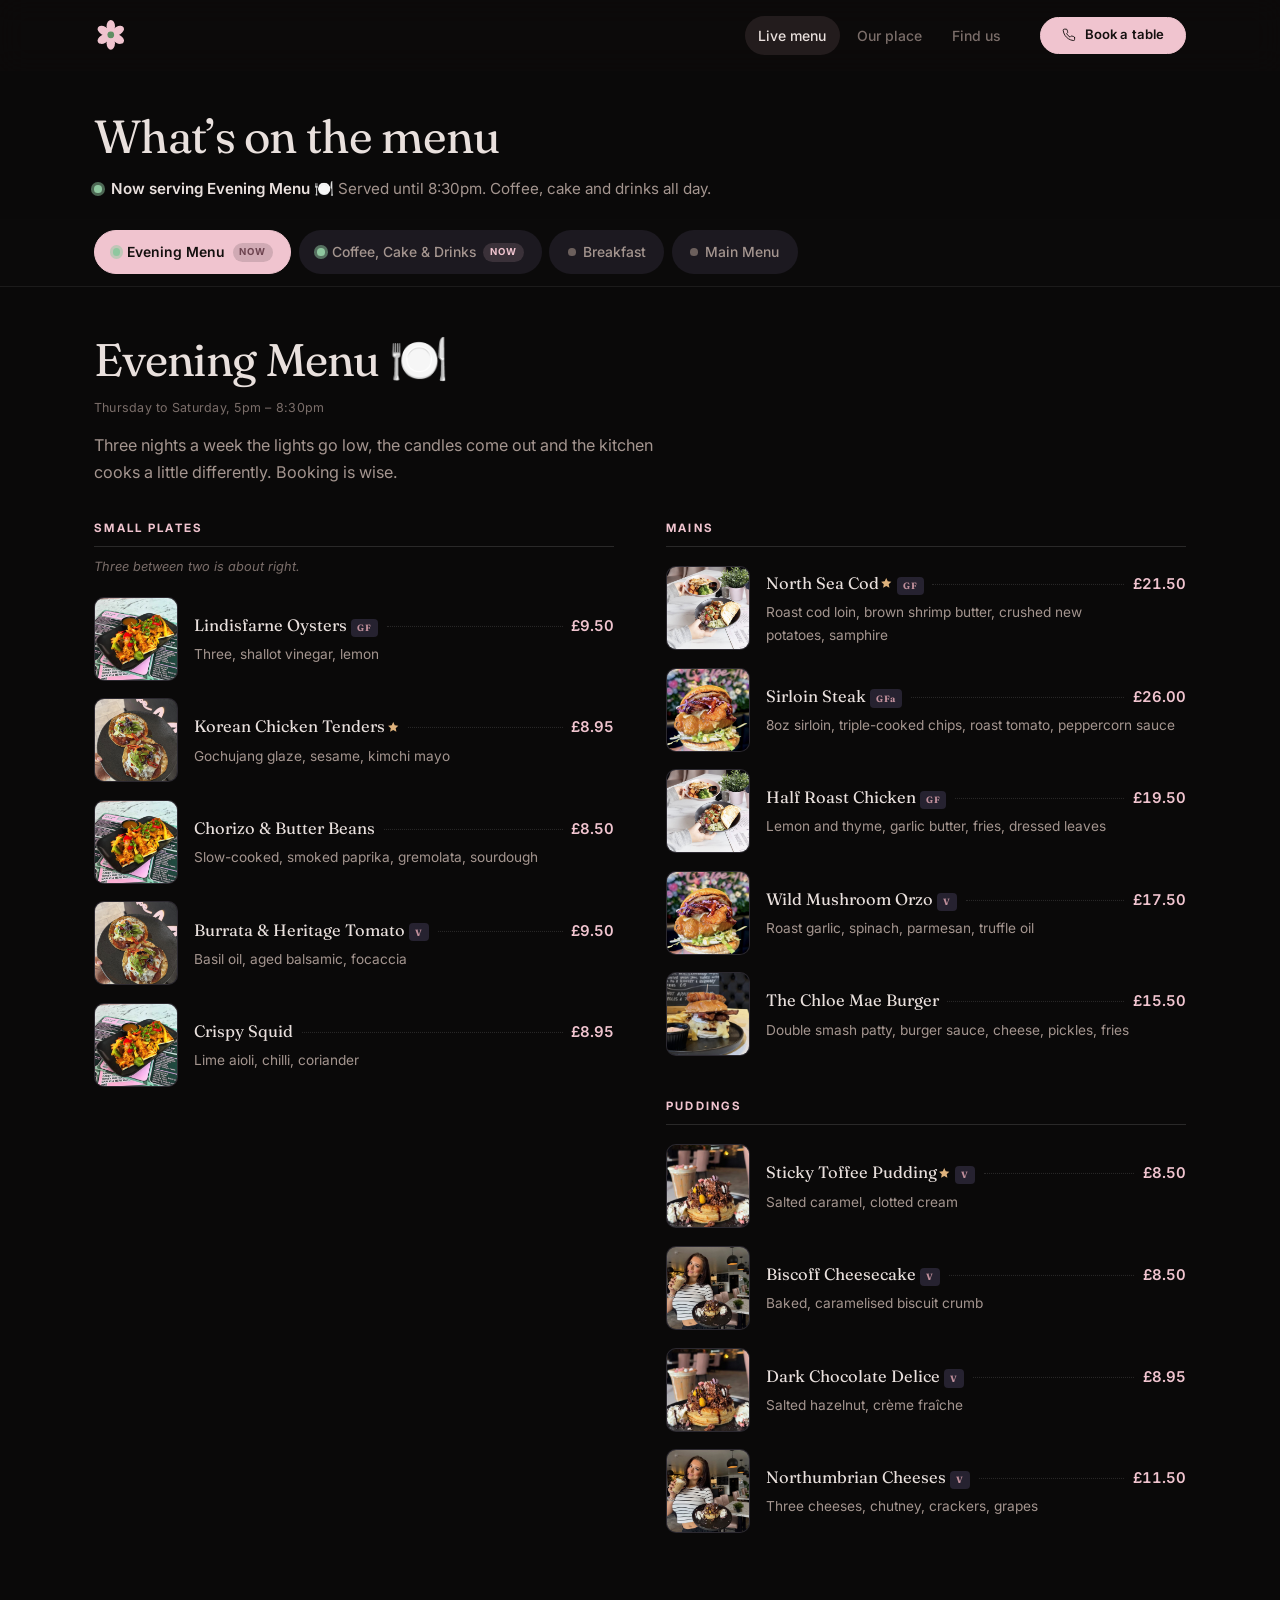
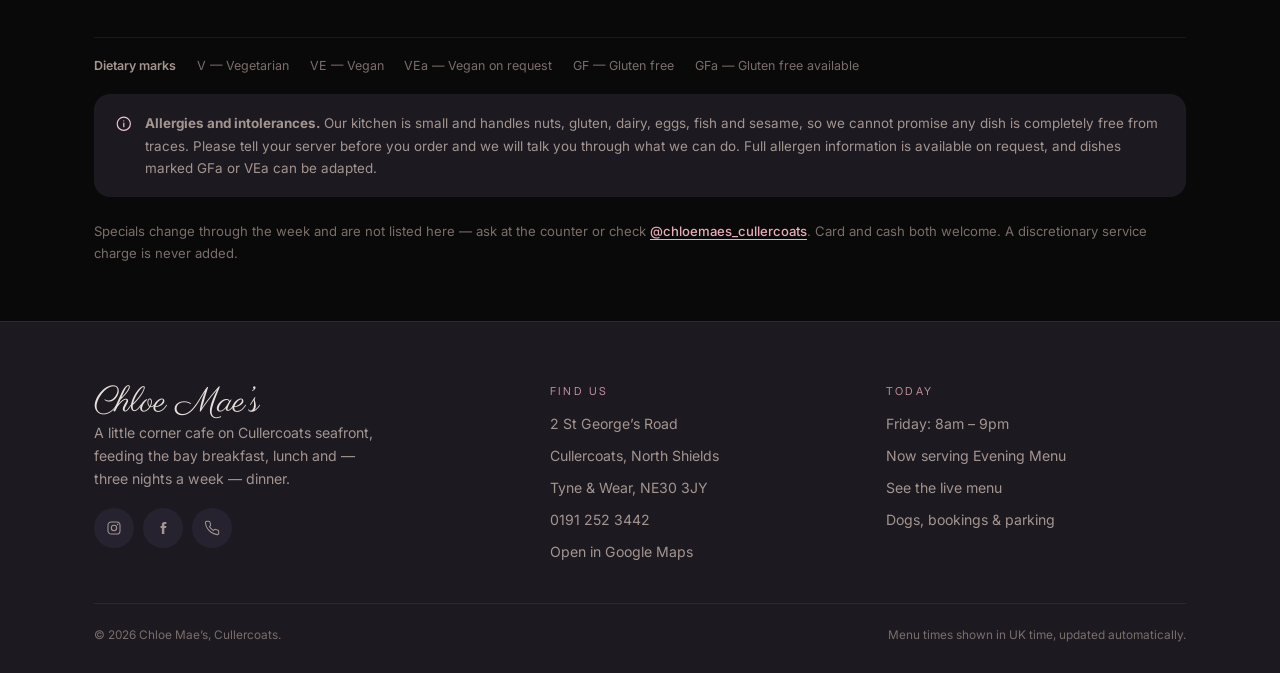
<file: menu.html>
<!doctype html>
<html lang="en-GB">
<head>
<meta charset="utf-8">
<meta name="viewport" content="width=device-width, initial-scale=1, viewport-fit=cover">
<title>The Menu &mdash; Chloe Mae&rsquo;s, Cullercoats</title>
<meta name="description" content="What Chloe Mae's is serving right now. Breakfast 8am-12pm, main menu 12pm-4:30pm, evening menu 5pm-8:30pm Thursday to Saturday, plus coffee and cake all day.">
<link rel="canonical" href="https://chloemaes.co.uk/menu.html">
<meta property="og:type" content="website">
<meta property="og:title" content="The Live Menu &mdash; Chloe Mae&rsquo;s">
<meta property="og:description" content="Breakfast, lunch, evenings and everything from the counter. The menu changes with the clock.">
<meta property="og:image" content="assets/img/og.png">
<meta name="theme-color" content="#0d0b0b">
<link rel="icon" href="assets/img/favicon.svg" type="image/svg+xml">
<link rel="preconnect" href="https://fonts.googleapis.com">
<link rel="preconnect" href="https://fonts.gstatic.com" crossorigin>
<link href="https://fonts.googleapis.com/css2?family=Fraunces:opsz,wght@9..144,300..700&family=Inter:wght@400;500;600;700&family=Parisienne&display=swap" rel="stylesheet">
<link rel="stylesheet" href="assets/css/style.css">
</head>
<body>
  <a class="skip" href="#menu-main">Skip to the menu</a>
<svg class="sr-only" aria-hidden="true" focusable="false" xmlns="http://www.w3.org/2000/svg">
  <defs>
    <symbol id="i-phone" viewBox="0 0 24 24" fill="none" stroke="currentColor" stroke-width="1.6" stroke-linecap="round" stroke-linejoin="round"><path d="M22 16.9v3a2 2 0 0 1-2.2 2 19.8 19.8 0 0 1-8.6-3.1 19.5 19.5 0 0 1-6-6A19.8 19.8 0 0 1 2.1 4.2 2 2 0 0 1 4.1 2h3a2 2 0 0 1 2 1.7c.1 1 .4 1.9.7 2.8a2 2 0 0 1-.4 2.1L8.1 9.9a16 16 0 0 0 6 6l1.3-1.3a2 2 0 0 1 2.1-.5c.9.4 1.8.6 2.8.8a2 2 0 0 1 1.7 2z"/></symbol>
    <symbol id="i-pin" viewBox="0 0 24 24" fill="none" stroke="currentColor" stroke-width="1.6" stroke-linecap="round" stroke-linejoin="round"><path d="M20 10c0 6-8 12-8 12s-8-6-8-12a8 8 0 0 1 16 0z"/><circle cx="12" cy="10" r="3"/></symbol>
    <symbol id="i-clock" viewBox="0 0 24 24" fill="none" stroke="currentColor" stroke-width="1.6" stroke-linecap="round" stroke-linejoin="round"><circle cx="12" cy="12" r="9"/><path d="M12 7v5l3 2"/></symbol>
    <symbol id="i-star" viewBox="0 0 24 24" fill="currentColor"><path d="m12 2 2.9 6.3 6.9.8-5.1 4.7 1.4 6.8L12 17.3 5.9 20.6l1.4-6.8L2.2 9.1l6.9-.8z"/></symbol>
    <symbol id="i-dog" viewBox="0 0 24 24" fill="none" stroke="currentColor" stroke-width="1.6" stroke-linecap="round" stroke-linejoin="round"><path d="M10 5.2 8.4 3A1.6 1.6 0 0 0 5.6 4v5.6M14 5.2 15.6 3A1.6 1.6 0 0 1 18.4 4v5.6"/><path d="M5.6 9.6a6.4 6.4 0 0 0 12.8 0"/><path d="M8.8 14.4v3.2a3.2 3.2 0 0 0 6.4 0v-3.2"/><path d="M11 11h2"/></symbol>
    <symbol id="i-bag" viewBox="0 0 24 24" fill="none" stroke="currentColor" stroke-width="1.6" stroke-linecap="round" stroke-linejoin="round"><path d="M6 2 3 6v14a2 2 0 0 0 2 2h14a2 2 0 0 0 2-2V6l-3-4z"/><path d="M3 6h18M16 10a4 4 0 0 1-8 0"/></symbol>
    <symbol id="i-leaf" viewBox="0 0 24 24" fill="none" stroke="currentColor" stroke-width="1.6" stroke-linecap="round" stroke-linejoin="round"><path d="M11 20A7 7 0 0 1 9.8 6.1C15.5 5 17 4.5 19 2c1 2 2 4.2 2 8a7 7 0 0 1-7 7"/><path d="M2 21c0-3 1.9-5.7 4.5-7.5"/></symbol>
    <symbol id="i-wifi" viewBox="0 0 24 24" fill="none" stroke="currentColor" stroke-width="1.6" stroke-linecap="round" stroke-linejoin="round"><path d="M5 12.6a10 10 0 0 1 14 0M8.5 16a5 5 0 0 1 7 0M2 9.1a15 15 0 0 1 20 0"/><path d="M12 20h.01"/></symbol>
    <symbol id="i-pram" viewBox="0 0 24 24" fill="none" stroke="currentColor" stroke-width="1.6" stroke-linecap="round" stroke-linejoin="round"><circle cx="12" cy="12" r="9"/><path d="M12 8v8M8.5 10.5h7"/></symbol>
    <symbol id="i-alert" viewBox="0 0 24 24" fill="none" stroke="currentColor" stroke-width="1.6" stroke-linecap="round" stroke-linejoin="round"><path d="M12 3 2.5 20h19z"/><path d="M12 9.5v4M12 17h.01"/></symbol>
    <symbol id="i-info" viewBox="0 0 24 24" fill="none" stroke="currentColor" stroke-width="1.6" stroke-linecap="round" stroke-linejoin="round"><circle cx="12" cy="12" r="9"/><path d="M12 11v5M12 8h.01"/></symbol>
    <symbol id="i-arrow" viewBox="0 0 24 24" fill="none" stroke="currentColor" stroke-width="1.8" stroke-linecap="round" stroke-linejoin="round"><path d="M5 12h13M13 6l6 6-6 6"/></symbol>
    <symbol id="i-ig" viewBox="0 0 24 24" fill="none" stroke="currentColor" stroke-width="1.6"><rect x="3" y="3" width="18" height="18" rx="5"/><circle cx="12" cy="12" r="4"/><circle cx="17.4" cy="6.6" r="1.1" fill="currentColor" stroke="none"/></symbol>
    <symbol id="i-fb" viewBox="0 0 24 24" fill="currentColor"><path d="M14 9V7.2c0-.8.2-1.2 1.4-1.2H17V3h-2.6C11.3 3 10.3 4.5 10.3 7v2H8.4v3h1.9v9H14v-9h2.6l.4-3z"/></symbol>
    <symbol id="i-print" viewBox="0 0 24 24" fill="none" stroke="currentColor" stroke-width="1.6" stroke-linecap="round" stroke-linejoin="round"><path d="M6 9V3h12v6M6 18H4a1 1 0 0 1-1-1v-6a2 2 0 0 1 2-2h14a2 2 0 0 1 2 2v6a1 1 0 0 1-1 1h-2"/><rect x="6" y="14" width="12" height="7" rx="1"/></symbol>
    <symbol id="i-metro" viewBox="0 0 24 24" fill="none" stroke="currentColor" stroke-width="1.6" stroke-linecap="round" stroke-linejoin="round"><rect x="5" y="3" width="14" height="13" rx="3"/><path d="M5 10h14M8 20l-2 2M16 20l2 2"/><circle cx="8.5" cy="13" r=".6" fill="currentColor"/><circle cx="15.5" cy="13" r=".6" fill="currentColor"/></symbol>
    <symbol id="i-paw" viewBox="0 0 24 24" fill="currentColor"><ellipse cx="6.4" cy="9.4" rx="2.1" ry="2.6"/><ellipse cx="10.6" cy="6.6" rx="2.1" ry="2.8"/><ellipse cx="15.4" cy="6.6" rx="2.1" ry="2.8"/><ellipse cx="19" cy="10.2" rx="2" ry="2.5"/><path d="M12.6 12.2c2.3 0 4.4 1.5 5.2 3.5.9 2.2-.5 4.4-2.9 4.4-1 0-1.7-.3-2.5-.3s-1.5.3-2.5.3c-2.4 0-3.8-2.2-2.9-4.4.8-2 2.9-3.5 5.2-3.5z"/></symbol>
    <symbol id="i-phone-fill" viewBox="0 0 24 24" fill="currentColor"><path d="M6.6 10.8a15.6 15.6 0 0 0 6.6 6.6l2.2-2.2c.28-.28.68-.36 1.03-.24 1.12.37 2.33.57 3.57.57.55 0 1 .45 1 1V20c0 .55-.45 1-1 1C10.6 21 3 13.4 3 4c0-.55.45-1 1-1h3.5c.55 0 1 .45 1 1 0 1.25.2 2.45.57 3.57.11.35.03.75-.25 1.03z"/></symbol>
    <symbol id="i-flower" viewBox="0 0 24 24"><g fill="currentColor"><ellipse cx="12.00" cy="5.90" rx="3.0" ry="4.5" transform="rotate(0 12.00 5.90)"/><ellipse cx="17.28" cy="8.95" rx="3.0" ry="4.5" transform="rotate(60 17.28 8.95)"/><ellipse cx="17.28" cy="15.05" rx="3.0" ry="4.5" transform="rotate(120 17.28 15.05)"/><ellipse cx="12.00" cy="18.10" rx="3.0" ry="4.5" transform="rotate(180 12.00 18.10)"/><ellipse cx="6.72" cy="15.05" rx="3.0" ry="4.5" transform="rotate(240 6.72 15.05)"/><ellipse cx="6.72" cy="8.95" rx="3.0" ry="4.5" transform="rotate(300 6.72 8.95)"/></g><circle cx="12" cy="12" r="2.4" fill="#5f8f63"/></symbol>
    <symbol id="i-menu" viewBox="0 0 24 24" fill="none" stroke="currentColor" stroke-width="1.6" stroke-linecap="round" stroke-linejoin="round"><path d="M4 6h16M4 12h16M4 18h10"/></symbol>
  </defs>
</svg>
  <header class="site-header" id="site-header">
    <div class="wrap site-header__in">
      <a class="brand" href="index.html" aria-label="Chloe Mae's, 2 St George's Road, home">
        <svg class="brand__flower" aria-hidden="true"><use href="#i-flower"/></svg>
      </a>
      <nav class="nav" aria-label="Primary">
        <a href="menu.html" aria-current="page">Live menu</a>
        <!-- Pages to come. Swap each span for <a href="our-place.html"> etc. -->
        <span class="nav__soon">Our place</span>
        <span class="nav__soon">Find us</span>
      </nav>
      <a class="btn btn--sm header-cta" href="tel:+441912523442">
        <svg class="ic" aria-hidden="true"><use href="#i-phone"/></svg> Book a table
      </a>
      <a class="callbtn" href="tel:+441912523442" aria-label="Call to book a table">
        <svg aria-hidden="true"><use href="#i-phone-fill"/></svg>
      </a>
      <button class="navtoggle" id="navtoggle" aria-expanded="false" aria-controls="drawer" aria-label="Menu"><span></span></button>
    </div>
    <div class="drawer" id="drawer">
      <div class="wrap">
        <nav aria-label="Mobile">
          <a href="menu.html">Live menu</a>
          <span class="nav__soon">Our place</span>
          <span class="nav__soon">Find us</span>
          <span class="nav__soon">Questions</span>
        </nav>
        <div class="drawer__cta">
          <a class="btn btn--block" href="tel:+441912523442">Call to book <span class="emoji" aria-hidden="true">&#129305;</span></a>
          <!-- Swap for the cafe's own ordering link if they would rather not send people to Uber Eats. -->
          <a class="btn btn--ghost btn--block" href="https://www.ubereats.com/gb/store/chloe-maes/T2t8We8_V22uT3XlZImPUw" target="_blank" rel="noopener">Order takeaway</a>
        </div>
      </div>
    </div>
  </header>

  <main>
    <section class="menu-hero" id="top">
      <div class="wrap menu-hero__in">
        <h1 style="font-size:clamp(1.9rem,5.5vw,2.9rem);margin-bottom:.3em">What&rsquo;s on the menu</h1>

        <p class="nowline" id="live-card" data-status="closed" data-notice="false">
          <span class="dot" id="live-dot"></span>
          <span class="nowline__text"><strong id="live-headline">Checking&hellip;</strong> <span id="live-detail"></span></span>
        </p>
      </div>
    </section>

    <div class="svc-nav" id="svc-nav">
      <div class="wrap svc-nav__in" role="tablist" aria-label="Choose a menu" id="svc-tabs"></div>
    </div>

    <div id="menu-main">
      <div class="wrap" id="svc-panels">
        <noscript>
          <div class="band">
            <h2>Our menus</h2>
            <p class="lede">This page keeps itself in step with the kitchen using JavaScript. With it switched off, here is the short version:</p>
            <ul class="lede">
              <li><strong>Breakfast</strong> &mdash; 8am to 12pm, every day.</li>
              <li><strong>Main menu</strong> &mdash; 12pm to 4:30pm, every day.</li>
              <li><strong>Evening menu</strong> &mdash; 5pm to 8:30pm, Thursday to Saturday.</li>
              <li><strong>Coffee, cake and drinks</strong> &mdash; open to close, every day.</li>
            </ul>
            <p class="lede">Ring <a class="tlink" href="tel:+441912523442">0191 252 3442</a> and we will happily read you the specials.</p>
          </div>
        </noscript>
      </div>
    </div>

    <section class="band band--tight">
      <div class="wrap">
        <div class="diet-key" id="diet-key"></div>
        <div class="allergen">
          <svg aria-hidden="true"><use href="#i-info"/></svg>
          <p style="margin:0"><strong style="color:var(--cream)">Allergies and intolerances.</strong> Our kitchen is small and handles nuts, gluten, dairy, eggs, fish and sesame, so we cannot promise any dish is completely free from traces. Please tell your server before you order and we will talk you through what we can do. Full allergen information is available on request, and dishes marked GFa or VEa can be adapted.</p>
        </div>
        <p style="margin-top:1.5rem;font-size:.82rem;color:var(--faint)">Specials change through the week and are not listed here &mdash; ask at the counter or check
          <a class="tlink" href="https://www.instagram.com/chloemaes_cullercoats/" target="_blank" rel="noopener">@chloemaes_cullercoats</a>.
          Card and cash both welcome. A discretionary service charge is never added.</p>
      </div>
    </section>
  </main>

  <footer class="site-footer footer">
    <div class="wrap">
      <div class="footer__grid">
        <div class="footer__brand">
          <span class="brand__script" style="font-size:2.2rem">Chloe Mae&rsquo;s</span>
          <p>A little corner cafe on Cullercoats seafront, feeding the bay breakfast, lunch and — three nights a week — dinner.</p>
          <div class="socials">
            <a href="https://www.instagram.com/chloemaes_cullercoats/" target="_blank" rel="noopener" aria-label="Chloe Mae's on Instagram"><svg aria-hidden="true"><use href="#i-ig"/></svg></a>
            <a href="https://www.facebook.com/ChloeMaesCullercoats/" target="_blank" rel="noopener" aria-label="Chloe Mae's on Facebook"><svg aria-hidden="true"><use href="#i-fb"/></svg></a>
            <a href="tel:+441912523442" aria-label="Call Chloe Mae's"><svg aria-hidden="true"><use href="#i-phone"/></svg></a>
          </div>
        </div>
        <div>
          <h4>Find us</h4>
          <ul>
            <li>2 St George&rsquo;s Road</li>
            <li>Cullercoats, North Shields</li>
            <li>Tyne &amp; Wear, NE30 3JY</li>
            <li><a href="tel:+441912523442">0191 252 3442</a></li>
            <li><a href="https://maps.app.goo.gl/MLW48tuzdzKQMBhAA" target="_blank" rel="noopener">Open in Google Maps</a></li>
          </ul>
        </div>
        <div>
          <h4>Today</h4>
          <ul>
            <li id="foot-hours">Open 8am &ndash; 5pm</li>
            <li id="foot-service">&nbsp;</li>
            <li><a href="menu.html">See the live menu</a></li>
            <li>Dogs, bookings &amp; parking</li>
          </ul>
        </div>
      </div>
      <div class="colophon">
        <span>&copy; <span id="year">2026</span> Chloe Mae&rsquo;s, Cullercoats.</span>
        <span class="statusbar__spacer"></span>
        <span>Menu times shown in UK time, updated automatically.</span>
      </div>
    </div>
  </footer>

  <script src="assets/js/data.js"></script>
  <script src="assets/js/live.js"></script>
  <script src="assets/js/app.js"></script>
  <script src="assets/js/menu-page.js"></script>
</body>
</html>
</file>
<file: assets/css/style.css>
/* ============================================================================
   Chloe Mae's — Cullercoats
   The room itself: warm light walls, marble tables, blush velvet, black
   pendants and a wall of flowers. Light and airy, with dark cosy features.
   ========================================================================== */

/* --------------------------------------------------------------- 1. Tokens */
:root {
  /* Ink — the room after dark: the counter, the pendants, the banquette */
  --ink:        #0a0909;   /* the page itself */
  --panel:      #1c1920;   /* cards and panels — clearly lifted off the page */
  --panel-2:    #0f0e11;   /* bands, barely off black */
  --panel-3:    #262230;   /* hover states, wells */

  --text:       #e9e0dd;
  --muted:      #a4958f;
  --faint:      #7b6e6a;

  /* Blush — the velvet chairs and the sign above the door */
  --blush:      #f0c4cf;
  --blush-soft: #f8e3e8;
  --blush-dim:  #c08f9b;
  --rose:       #e9adba;   /* links and prices, on dark */
  --berry:      #d38d9c;

  /* Notices, kept quiet */
  --go:         #8fc79f;
  --go-bg:      rgba(143, 199, 159, .10);
  --go-line:    rgba(143, 199, 159, .26);
  --heads:      #dfb27c;
  --heads-bg:   rgba(223, 178, 124, .09);
  --heads-line: rgba(223, 178, 124, .24);

  /* The flower wall, used sparingly */
  --green:      #8fc79f;
  --sage:       #7d9a80;

  --line:       rgba(255, 255, 255, .13);
  --line-soft:  rgba(255, 255, 255, .07);
  --line-blush: rgba(240, 196, 207, .32);

  /* Type */
  --display: 'Fraunces', 'Georgia', 'Times New Roman', serif;
  --script:  'Parisienne', 'Snell Roundhand', 'Brush Script MT', cursive;
  --body:    'Inter', -apple-system, BlinkMacSystemFont, 'Segoe UI', Roboto, Helvetica, Arial, sans-serif;

  /* Space & shape */
  --gutter: clamp(1.15rem, 4vw, 2.75rem);
  --page:   1180px;
  --narrow: 720px;
  --r-sm: 10px;
  --r:    16px;
  --r-lg: 26px;
  --r-pill: 999px;

  --shadow:      none;
  --shadow-lift: none;

  --ease: cubic-bezier(.22,.61,.36,1);
  --header-h: 4.4rem;
}

/* ---------------------------------------------------------------- 2. Reset */
*, *::before, *::after { box-sizing: border-box; }
html { -webkit-text-size-adjust: 100%; scroll-behavior: smooth; }
@media (prefers-reduced-motion: reduce) {
  html { scroll-behavior: auto; }
  *, *::before, *::after {
    animation-duration: .001ms !important; animation-iteration-count: 1 !important;
    transition-duration: .001ms !important;
  }
}

body {
  margin: 0;
  background: var(--ink);
  color: var(--text);
  font-family: var(--body);
  font-size: 1.0125rem;
  line-height: 1.65;
  -webkit-font-smoothing: antialiased;
  text-rendering: optimizeLegibility;
  overflow-x: hidden;
}

img, svg, video { max-width: 100%; height: auto; display: block; }
a { color: inherit; text-decoration: none; }
button { font: inherit; color: inherit; }

h1, h2, h3, h4 {
  font-family: var(--display);
  font-weight: 400;
  font-variation-settings: 'SOFT' 24, 'WONK' 1, 'opsz' 40;
  line-height: 1.1;
  letter-spacing: -.015em;
  color: var(--text);
  margin: 0 0 .5em;
  text-wrap: balance;
}
h1 { font-size: clamp(2.5rem, 8vw, 4.6rem); }
h2 { font-size: clamp(1.85rem, 5vw, 2.85rem); }
h3 { font-size: clamp(1.15rem, 3vw, 1.45rem); }
p  { margin: 0 0 1.1em; text-wrap: pretty; }
p:last-child { margin-bottom: 0; }

::selection { background: var(--blush); color: #14100f; }
:focus-visible { outline: 2px solid var(--rose); outline-offset: 3px; border-radius: 4px; }

.skip {
  position: absolute; left: 50%; top: 0; transform: translate(-50%, -140%);
  background: var(--blush); color: #14100f; padding: .7rem 1.2rem;
  border-radius: 0 0 var(--r-sm) var(--r-sm); font-weight: 600; z-index: 999;
  transition: transform .2s var(--ease);
}
.skip:focus { transform: translate(-50%, 0); }

.sr-only {
  position: absolute; width: 1px; height: 1px; padding: 0; margin: -1px;
  overflow: hidden; clip: rect(0 0 0 0); white-space: nowrap; border: 0;
}

/* --------------------------------------------------------------- 3. Layout */
.wrap { width: 100%; max-width: var(--page); margin-inline: auto; padding-inline: var(--gutter); }
.wrap--narrow { max-width: var(--narrow); }

section[id] { scroll-margin-top: calc(var(--header-h) + 1rem); }
.band { padding-block: clamp(3.25rem, 8vw, 6.5rem); }
.band--tight { padding-block: clamp(2.25rem, 5vw, 3.5rem); }
.band--paper { background: var(--panel-2); }

/* A slightly raised room, for the sections that want their own weight */
.band--dark { background: var(--panel-2); }
.band--dark h1, .band--dark h2, .band--dark h3 { color: var(--text); }
.band--dark .lede { color: var(--muted); }
.band--dark .eyebrow { color: var(--blush); }
.band--dark .eyebrow::before, .band--dark .eyebrow::after { background: var(--blush); }

.eyebrow {
  font-size: .7rem; font-weight: 600; letter-spacing: .24em; text-transform: uppercase;
  color: var(--rose); margin: 0 0 .9rem;
  display: flex; align-items: center; gap: .7rem;
}
.eyebrow::before { content: ''; width: 1.6rem; height: 1px; background: var(--rose); opacity: .6; flex: none; }
.eyebrow--center { justify-content: center; }
.eyebrow--center::after { content: ''; width: 1.6rem; height: 1px; background: currentColor; opacity: .6; }

.lede { font-size: clamp(1rem, 2.2vw, 1.14rem); color: var(--muted); max-width: 56ch; }
.section-head { margin-bottom: clamp(1.75rem, 4vw, 3rem); }
.section-head--center { text-align: center; }
.section-head--center .lede { margin-inline: auto; }
.section-head--center .eyebrow { justify-content: center; }

/* -------------------------------------------------------------- 4. Buttons */
.btn {
  display: inline-flex; align-items: center; justify-content: center; gap: .55rem;
  padding: .55rem 2.1rem; min-height: 2.75rem; line-height: 1.2;
  background: var(--blush); color: #14100f;
  border: 1px solid var(--blush); border-radius: var(--r-pill);
  font-size: .92rem; font-weight: 600; letter-spacing: .01em;
  cursor: pointer; white-space: nowrap;
  transition: background .18s var(--ease), border-color .18s var(--ease), color .18s var(--ease);
  box-shadow: none;
}
.btn:hover { background: #f7d8df; border-color: #f7d8df; }


.btn--blush { background: var(--blush); border-color: var(--blush); color: #14100f; }
.btn--blush:hover { background: #f7d8df; }

.btn--ghost { background: transparent; color: var(--text); border-color: var(--line-blush); box-shadow: none; }
.btn--ghost:hover { background: rgba(240,196,207,.08); border-color: var(--blush); box-shadow: none; }



.btn--sm { padding: .5rem 1.3rem; min-height: 2.3rem; font-size: .82rem; }

/* Frosted glass — used by the pinned bar, so the page shows through it. */
.btn--glass {
  background: rgba(24, 21, 25, .62);
  border-color: rgba(240, 196, 207, .28);
  color: var(--text);
  backdrop-filter: blur(18px) saturate(160%);
  -webkit-backdrop-filter: blur(18px) saturate(160%);
}
.btn--glass:hover {
  background: rgba(240, 196, 207, .16);
  border-color: var(--blush);
  color: #fff;
}
.btn--glass .ic { color: var(--blush); }
.btn--block { width: 100%; }
.btn .ic { width: 1.05em; height: 1.05em; flex: none; }
.emoji { font-size: 1.05em; line-height: 1; letter-spacing: 0; }

.btn-row { display: flex; flex-wrap: wrap; gap: .75rem; }
.btn-row--center { justify-content: center; }

.tlink {
  color: var(--rose); font-weight: 500;
  background-image: linear-gradient(currentColor, currentColor);
  background-size: 100% 1px; background-repeat: no-repeat; background-position: 0 100%;
  padding-bottom: 1px;
}
.tlink:hover { color: var(--blush); }

/* -------------------------------------------------------- 5. Status ribbon */
.statusbar { background: var(--panel); border-bottom: 1px solid var(--line-soft); color: var(--muted); font-size: .8rem; }
.statusbar__in { display: flex; align-items: center; gap: .55rem; min-height: 2.5rem; padding-block: .35rem; }
.statusbar__msg { display: flex; align-items: center; gap: .5rem; min-width: 0; }
.statusbar__msg span:not(.dot) { overflow: hidden; text-overflow: ellipsis; white-space: nowrap; }
.statusbar strong { color: var(--text); font-weight: 600; }
.statusbar__spacer { flex: 1 1 auto; }
.statusbar__call { color: var(--blush); font-weight: 600; white-space: nowrap; }
.statusbar__call:hover { color: var(--blush-soft); }
@media (max-width: 560px) { .statusbar { font-size: .74rem; } }
@media (max-width: 430px) { .statusbar__tail { display: none; } }

.dot { width: .48rem; height: .48rem; border-radius: 50%; background: var(--faint); flex: none; position: relative; }
.dot--open   { background: var(--go); }
.dot--soon   { background: var(--heads); }
.dot--closed { background: #6b5f5c; }
.dot--open::after, .dot--soon::after {
  content: ''; position: absolute; inset: -3px; border-radius: 50%;
  background: inherit; opacity: .5; animation: pulse 2.6s var(--ease) infinite;
}
@keyframes pulse {
  0% { transform: scale(.7); opacity: .55; }
  70%, 100% { transform: scale(2); opacity: 0; }
}

/* --------------------------------------------------------------- 6. Header */
.site-header {
  position: sticky; top: 0; z-index: 60;
  background: rgba(13,11,11,.78);
  backdrop-filter: blur(14px) saturate(150%);
  -webkit-backdrop-filter: blur(14px) saturate(150%);
  border-bottom: 1px solid transparent;
  transition: border-color .3s var(--ease), background .3s var(--ease);
}
.site-header.is-stuck { border-bottom-color: var(--line-soft); background: rgba(13,11,11,.94); }
.site-header__in { display: flex; align-items: center; gap: 1rem; min-height: var(--header-h); }

.brand { display: flex; align-items: center; gap: .6rem; flex: none; }
.brand__flower {
  width: 2.1rem; height: 2.1rem; color: var(--blush); flex: none;
  transition: color .2s var(--ease);
}
.brand:hover .brand__flower { color: var(--blush-soft); }
.brand__script {
  font-family: var(--script); font-size: 1.95rem; line-height: 1;
  color: var(--text); padding-block: .16em;
}
.brand__addr {
  font-size: .56rem; font-weight: 700; letter-spacing: .2em; text-transform: uppercase;
  color: var(--blush-dim); white-space: nowrap;
}
@media (max-width: 560px) { .brand__addr { display: none; } }

.nav { display: flex; align-items: center; gap: .2rem; margin-left: auto; }
.nav a, .nav .nav__soon {
  padding: .5rem .85rem; border-radius: var(--r-pill);
  font-size: .875rem; font-weight: 500; color: var(--muted);
  transition: color .2s, background .2s;
}
/* Placeholders for pages that do not exist yet — present, but not links. */
.nav .nav__soon { color: var(--faint); cursor: default; }
.nav a:hover, .nav a[aria-current="page"] { color: var(--text); background: rgba(240,196,207,.10); }
.header-cta { margin-left: .6rem; }
@media (max-width: 900px) { .nav, .header-cta { display: none; } }

.navtoggle {
  margin-left: auto; display: none;
  width: 2.9rem; height: 2.9rem; align-items: center; justify-content: center;
  background: transparent; border: 1px solid var(--line); border-radius: var(--r-pill); cursor: pointer;
}
.navtoggle span, .navtoggle span::before, .navtoggle span::after {
  content: ''; display: block; width: 17px; height: 1.5px; background: var(--text);
  border-radius: 2px; transition: transform .25s var(--ease), background .2s;
}
.navtoggle span::before { transform: translateY(-5.5px); }
.navtoggle span::after  { transform: translateY(4px); }
.navtoggle[aria-expanded="true"] span { background: transparent; }
.navtoggle[aria-expanded="true"] span::before { transform: rotate(45deg); }
.navtoggle[aria-expanded="true"] span::after  { transform: rotate(-45deg); }
@media (max-width: 900px) { .navtoggle { display: flex; } }

.drawer { display: none; border-top: 1px solid var(--line-soft); background: var(--ink); }
.drawer.is-open { display: block; }
.drawer nav { display: grid; padding-block: .5rem 0; }
.drawer nav a:not(.btn), .drawer nav .nav__soon {
  display: block;
  padding: 1rem .25rem; font-size: 1.1rem; font-family: var(--display);
  color: var(--text); border-bottom: 1px solid var(--line-soft);
}
.drawer nav .nav__soon { color: var(--faint); cursor: default; }
.drawer__cta { display: grid; gap: .6rem; margin-top: 1.5rem; }
/* Padding, not margin — a bottom margin here collapses out through the wrap
   and the last button ends up flush with the drawer's edge. */
.drawer > .wrap { padding-bottom: 1.75rem; }
@media (min-width: 901px) { .drawer { display: none !important; } }

/* ------------------------------------------------------------------ 7. Hero */
.hero { text-align: center; padding-block: clamp(2.25rem, 6vw, 4.25rem) clamp(2rem, 5vw, 3.5rem); }
.hero__inner { max-width: 46rem; margin-inline: auto; }
.hero__script {
  font-family: var(--script); font-size: clamp(3.4rem, 13vw, 6.2rem);
  line-height: .95; color: var(--blush); padding-block: .1em; margin: 0 0 .15em;
}
.hero__sub {
  font-size: clamp(.66rem, 2.6vw, .8rem); letter-spacing: .3em; text-transform: uppercase;
  color: var(--blush); font-weight: 600; margin: 0 0 1.4rem;
}
.hero .lede { font-size: clamp(1.02rem, 2.6vw, 1.2rem); margin-inline: auto; }
.hero .btn-row { margin-top: 2.25rem; }
.hero__note { margin-top: 1.15rem; font-size: .84rem; color: var(--faint); }
.hero__note strong { color: var(--text); font-weight: 600; }

/* One photograph, centred. The shopfront one — it is the only shot with the
   sign in it, so it says where you are before a word is read. */
.hero__shots {
  margin-top: clamp(2rem, 5vw, 3.25rem);
  max-width: 38rem; margin-inline: auto;
}
.hero__shots .shot { aspect-ratio: 1 / 1; border-radius: var(--r); }
.hero__shots .shot img {
  opacity: 0; transition: opacity 1s var(--ease);
}
.hero__shots .shot img.is-on { opacity: 1; }
@media (max-width: 560px) { .hero__shots { max-width: none; } }

/* ------------------------------------------------------------- 8. Marquees */
.marquee {
  --speed: 42s;
  overflow: hidden; position: relative;
  padding-block: 1rem;
  -webkit-mask-image: linear-gradient(90deg, transparent, #000 6%, #000 94%, transparent);
          mask-image: linear-gradient(90deg, transparent, #000 6%, #000 94%, transparent);
}
.marquee__track { display: flex; width: max-content; animation: slide var(--speed) linear infinite; }
.marquee:hover .marquee__track, .marquee:focus-within .marquee__track { animation-play-state: paused; }
.marquee__group { display: flex; align-items: stretch; gap: 1rem; padding-right: 1rem; flex: none; }
@keyframes slide { from { transform: translate3d(0,0,0); } to { transform: translate3d(-50%,0,0); } }
@media (prefers-reduced-motion: reduce) {
  .marquee { overflow-x: auto; }
  .marquee__track { animation: none; }
}

/* A banner of the three things worth knowing, sat under the header. The items
   space themselves to the width they land on, so one run fills the screen and
   the belt never shows the same pill twice. No edge fade here — the band has
   its own colour, and masking it would fade the band itself, not just the
   pills sliding over it. */
.marquee--pills {
  background: var(--panel-2); padding-block: .45rem;
  -webkit-mask-image: none; mask-image: none;
}
/* On anything wider than a phone it becomes a pink banner. */
@media (min-width: 720px) {
  .marquee--pills { background: var(--blush); padding-block: .3rem; }
  /* Transparent on the band, so the chip's own padding only adds height. */
  .marquee--pills .pill { background: transparent; color: #14100f; font-weight: 500; padding-block: .3rem; }
  .marquee--pills .pill svg { color: #14100f; opacity: .75; }
}
@media (max-width: 420px) { .marquee--pills .pill { font-size: .8rem; padding: .52rem .9rem; } }

.pill {
  display: inline-flex; align-items: center; gap: .55rem;
  padding: .58rem 1.15rem; border-radius: var(--r-pill);
  background: var(--panel);
  font-size: .855rem; color: var(--text); white-space: nowrap;
}
.pill svg { width: 1.05em; height: 1.05em; flex: none; color: var(--blush); }
.pill--green svg { color: var(--sage); }

/* Reviews, on a slower belt */
.marquee--reviews { --speed: 72s; border: 0; padding-block: .5rem; }
.marquee--reviews .marquee__group { gap: 1.15rem; padding-right: 1.15rem; }
.rcard {
  width: min(21rem, 78vw); flex: none;
  background: var(--panel);
  border-radius: var(--r); padding: 1.4rem 1.45rem;
  display: flex; flex-direction: column; gap: .8rem;
  box-shadow: var(--shadow);
}
.band--dark .rcard { background: var(--panel); }
.rcard__quote { font-family: var(--display); font-size: 1.02rem; line-height: 1.5; color: var(--text); margin: 0; }
.rcard__by { font-size: .74rem; letter-spacing: .1em; text-transform: uppercase; color: var(--faint); margin-top: auto; }

.stars { display: inline-flex; gap: .12rem; color: var(--heads); }
.stars svg { width: .85rem; height: .85rem; }

/* --------------------------------------------------------- 9. Photo frames */
/* Each slot carries artwork until a real photograph is dropped in. */
.shot {
  position: relative; overflow: hidden;
  border-radius: var(--r);
  background: var(--panel) center/cover no-repeat;
  isolation: isolate;
}
.shot img {
  position: absolute; inset: 0; width: 100%; height: 100%;
  object-fit: cover; z-index: 2; opacity: 0; transition: opacity .6s var(--ease);
}
.shot img.is-loaded { opacity: 1; }
.shot.has-photo { background-image: none; }
.shot--tall { aspect-ratio: 4 / 5; }
.shot--wide { aspect-ratio: 16 / 10; }
.shot--sq   { aspect-ratio: 1 / 1; }
.shot__cap {
  position: absolute; left: 0; right: 0; bottom: 0; z-index: 3;
  padding: .7rem 1rem;
  background: rgba(10, 9, 9, .82);
  color: #fff; font-size: .78rem; display: flex; align-items: center; gap: .45rem;
}

/* --------------------------------------------------------- 10. The live bar */
.live {
  background: var(--panel); color: var(--text);
  border-radius: var(--r-lg); padding: clamp(1.35rem, 3.5vw, 2rem);
}
.live__top { display: flex; align-items: center; gap: .55rem; margin-bottom: 1rem; }
.live__label { font-size: .66rem; letter-spacing: .22em; text-transform: uppercase; color: var(--blush); font-weight: 600; }
.live__clock { margin-left: auto; font-size: .72rem; color: var(--faint); font-variant-numeric: tabular-nums; }
.live__headline { font-family: var(--display); font-size: clamp(1.45rem, 4vw, 1.95rem); color: var(--text); margin: 0 0 .45rem; }
.live__detail { color: var(--muted); font-size: .93rem; margin: 0; }

.live__bar { margin-top: 1.3rem; }
.live__track { height: 3px; border-radius: 3px; background: rgba(255,255,255,.14); overflow: hidden; }
.live__fill { height: 100%; width: 0; background: var(--blush); border-radius: 3px; transition: width .8s var(--ease); }
.live__ticks { display: flex; justify-content: space-between; margin-top: .5rem; font-size: .67rem; color: #9c8d87; letter-spacing: .08em; text-transform: uppercase; }

.live__notice {
  display: none; margin-top: 1.2rem; padding: .8rem 1rem;
  border-radius: var(--r-sm); border: 1px solid var(--heads-line);
  background: var(--heads-bg); color: var(--heads); font-size: .86rem;
  align-items: flex-start; gap: .6rem;
}
.live[data-notice="true"] .live__notice { display: flex; }
.live__notice svg { width: 1.05rem; height: 1.05rem; flex: none; margin-top: .12rem; color: var(--heads); }

.live__picks { margin-top: 1.4rem; padding-top: 1.3rem; border-top: 1px solid rgba(255,255,255,.1); }
.live__picks h4 { font-family: var(--body); font-size: .66rem; letter-spacing: .2em; text-transform: uppercase; color: var(--blush-dim); font-weight: 600; margin: 0 0 .8rem; }
.picks { list-style: none; margin: 0; padding: 0; display: grid; gap: .65rem; }
.picks li { display: flex; gap: .7rem; align-items: baseline; font-size: .9rem; }
.pk-name { color: var(--text); }
.pk-dot { flex: 1 1 auto; border-bottom: 1px dotted rgba(255,255,255,.22); transform: translateY(-.22em); min-width: 1.2rem; }
.pk-price { color: var(--blush); font-variant-numeric: tabular-nums; }

.live__foot { margin-top: 1.4rem; }

/* Live section wrapper: dark card floating on the light page */
.livewrap { display: grid; grid-template-columns: minmax(0,1fr) minmax(0,.85fr); gap: clamp(1.5rem, 4vw, 2.5rem); align-items: center; }
.livewrap .shot { aspect-ratio: 4 / 5; border-radius: var(--r-lg); }
@media (max-width: 860px) { .livewrap { grid-template-columns: 1fr; } .livewrap .shot { display: none; } }

/* --------------------------------------------------------- 11. Dish cards */
.grid { display: grid; gap: clamp(.9rem, 2.5vw, 1.5rem); }
.grid--4 { grid-template-columns: repeat(4, minmax(0, 1fr)); }
.grid--3 { grid-template-columns: repeat(3, minmax(0, 1fr)); }
.grid--2 { grid-template-columns: repeat(2, minmax(0, 1fr)); }
@media (max-width: 900px) { .grid--4, .grid--3 { grid-template-columns: repeat(2, minmax(0, 1fr)); } }
@media (max-width: 560px) { .grid--4, .grid--3, .grid--2 { grid-template-columns: 1fr; } }

.dish { display: flex; flex-direction: column; gap: .9rem; }

.dish__name { font-family: var(--display); font-size: 1.1rem; color: var(--text); margin: 0 0 .25rem; }
.dish__desc { font-size: .87rem; color: var(--muted); margin: 0; }
.dish__meta { margin-top: .5rem; font-size: .78rem; color: var(--faint); }
.dish__meta .price { color: var(--blush); font-weight: 600; font-variant-numeric: tabular-nums; }

/* -------------------------------------------------------------- 12. Story */
.story { display: grid; grid-template-columns: minmax(0,1fr) minmax(0,1fr); gap: clamp(1.75rem, 5vw, 4rem); align-items: center; }
@media (max-width: 860px) { .story { grid-template-columns: 1fr; } }
.story__art { display: grid; grid-template-columns: 1fr 1fr; gap: .9rem; }
/* The tall one fills the height of the two beside it, so the block squares off. */
.story__art .shot:first-child { grid-row: span 2; aspect-ratio: auto; }
.pullquote {
  font-family: var(--display); font-size: clamp(1.15rem, 3vw, 1.5rem);
  color: var(--text); line-height: 1.4; border-left: 2px solid var(--blush);
  padding-left: 1.3rem; margin: 1.75rem 0 0;
}
.pullquote cite { display: block; font-family: var(--body); font-style: normal; font-size: .74rem; letter-spacing: .14em; text-transform: uppercase; color: var(--faint); margin-top: .8rem; }

/* -------------------------------------------------------------- 13. Visit */
.visit { display: grid; grid-template-columns: minmax(0, 1fr) minmax(0, 22rem); gap: clamp(1.75rem, 4vw, 3rem); align-items: start; }
@media (max-width: 880px) { .visit { grid-template-columns: 1fr; } }

.infolist { display: grid; gap: 1.2rem; margin: 0; }
.infolist > div { display: grid; grid-template-columns: 1.6rem 1fr; gap: .9rem; align-items: start; }
.infolist svg { width: 1.2rem; height: 1.2rem; color: var(--blush); margin-top: .2rem; }
.infolist dt { font-size: .68rem; letter-spacing: .18em; text-transform: uppercase; color: var(--faint); margin-bottom: .25rem; }
.infolist dd { margin: 0; color: var(--text); font-size: .94rem; }
.infolist dd a { color: var(--blush); font-weight: 500; }
.infolist dd a:hover { text-decoration: underline; }

.hours { border-radius: var(--r); background: var(--panel); padding: 1.35rem 1.4rem; }
.hours h3 { font-size: 1.1rem; margin-bottom: .9rem; }
.hours table { width: 100%; border-collapse: collapse; font-size: .89rem; }
.hours th, .hours td { text-align: left; padding: .5rem 0; border-bottom: 1px solid var(--line-soft); font-weight: 400; }
.hours td { text-align: right; color: var(--muted); font-variant-numeric: tabular-nums; }
.hours tr:last-child th, .hours tr:last-child td { border-bottom: 0; }
.hours tr.is-today th { color: var(--blush); font-weight: 700; }
.hours tr.is-today td { color: var(--text); font-weight: 600; }
.hours__kitchen { margin-top: 1.1rem; padding-top: 1rem; border-top: 1px dashed var(--line); display: grid; gap: .35rem; font-size: .82rem; color: var(--muted); }
.hours__kitchen span { color: var(--text); font-weight: 600; }

.mapcard { margin-top: 1.2rem; display: block; }
.mapcard.shot { aspect-ratio: 2 / 1; }

/* ---------------------------------------------------------------- 14. FAQ */
.faq { display: grid; }
.faq details { border-bottom: 1px solid var(--line-soft); }
.faq summary {
  list-style: none; cursor: pointer; padding: 1.15rem 2.5rem 1.15rem 0; position: relative;
  font-family: var(--display); font-size: 1.05rem; color: var(--text);
}
.faq summary::-webkit-details-marker { display: none; }
.faq summary::after {
  content: ''; position: absolute; right: .5rem; top: 50%;
  width: .58rem; height: .58rem; margin-top: -.42rem;
  border-right: 1.5px solid var(--blush); border-bottom: 1.5px solid var(--blush);
  transform: rotate(45deg); transition: transform .25s var(--ease);
}
.faq details[open] summary::after { transform: rotate(-135deg); margin-top: -.18rem; }
.faq p { padding: 0 1rem 1.25rem 0; color: var(--muted); font-size: .92rem; }

/* -------------------------------------------------------------- 15. Footer */
.site-footer { background: var(--panel); border-top: 1px solid var(--line-soft); color: var(--muted); padding-block: clamp(2.75rem, 6vw, 4rem) 1.75rem; }
.footer__grid { display: grid; grid-template-columns: 1.4fr 1fr 1fr; gap: 2.25rem; }
@media (max-width: 780px) { .footer__grid { grid-template-columns: 1fr 1fr; } .footer__brand { grid-column: 1 / -1; } }
@media (max-width: 460px) { .footer__grid { grid-template-columns: 1fr; } }
.footer .brand__script { color: var(--text); font-size: 2.1rem; }
.footer h4 { font-family: var(--body); font-size: .68rem; letter-spacing: .2em; text-transform: uppercase; color: var(--blush-dim); margin-bottom: .9rem; }
.footer ul { list-style: none; margin: 0; padding: 0; display: grid; gap: .55rem; font-size: .88rem; }
.footer a:hover { color: var(--blush); }
.footer__brand p { font-size: .88rem; max-width: 32ch; }
.socials { display: flex; gap: .55rem; margin-top: 1.1rem; }
.socials a {
  width: 2.5rem; height: 2.5rem; border-radius: 50%; background: var(--panel-3);
  display: grid; place-items: center; transition: background .2s, color .2s;
}
.socials a:hover { background: var(--blush); color: #14100f; }
.socials svg { width: 1rem; height: 1rem; }
.colophon {
  margin-top: 2.5rem; padding-top: 1.35rem; border-top: 1px solid var(--line-soft);
  display: flex; flex-wrap: wrap; gap: .6rem 1.5rem; align-items: center;
  font-size: .74rem; color: var(--faint);
}
.colophon .statusbar__spacer { flex: 1; }

/* --------------------------------------------- 16. Call button, phones only */
.callbtn {
  display: none; margin-left: auto;
  width: 2.75rem; height: 2.75rem;      /* an easy tap target, nothing drawn */
  color: var(--blush);
  align-items: center; justify-content: center;
  transition: color .2s var(--ease);
}
.callbtn svg { width: 1.35rem; height: 1.35rem; }
.callbtn:hover { color: var(--blush-soft); }
@media (max-width: 900px) {
  .callbtn { display: inline-flex; }
  .navtoggle { margin-left: .5rem; }
}

/* -------------------------------------------------- 17. Reveal on scroll */
.js-reveal .rise { opacity: 0; transform: translateY(16px); transition: opacity .7s var(--ease), transform .7s var(--ease); }
.js-reveal .rise.is-in { opacity: 1; transform: none; }
@media (prefers-reduced-motion: reduce) { .js-reveal .rise { opacity: 1; transform: none; } }

/* ====================================================================== */
/*  18. The live menu page                                                */
/* ====================================================================== */

.menu-hero { padding-block: clamp(1.4rem, 4vw, 2.5rem) 1.1rem; }
.menu-hero__grid { display: grid; grid-template-columns: minmax(0,1fr) minmax(0, 25rem); gap: clamp(1.5rem, 4vw, 3rem); align-items: center; }
@media (max-width: 900px) { .menu-hero__grid { grid-template-columns: 1fr; } }

.svc-nav {
  position: sticky; top: var(--header-h); z-index: 50;
  background: rgba(13,11,11,.92);
  backdrop-filter: blur(14px) saturate(150%); -webkit-backdrop-filter: blur(14px) saturate(150%);
  border-bottom: 1px solid var(--line-soft);
}
.svc-nav__in {
  display: flex; gap: .45rem; overflow-x: auto; padding-block: .7rem;
  scrollbar-width: none; -ms-overflow-style: none;
  scroll-snap-type: x proximity;
}
.svc-nav__in::-webkit-scrollbar { display: none; }
.svc-tab {
  flex: none; scroll-snap-align: start;
  display: inline-flex; align-items: center; gap: .45rem;
  padding: .6rem 1.1rem; min-height: 2.6rem;
  border-radius: var(--r-pill); border: 1px solid transparent;
  background: var(--panel); color: var(--muted);
  font-size: .87rem; font-weight: 500; cursor: pointer; white-space: nowrap;
  transition: color .2s, background .2s, border-color .2s;
}
.svc-tab:hover { color: var(--text); background: var(--panel-3); }
.svc-tab[aria-selected="true"] { background: var(--blush); border-color: var(--blush); color: #14100f; font-weight: 600; }
.svc-tab[aria-selected="true"] .dot--closed { background: #8a7a76; }
.svc-tab__now {
  font-size: .6rem; letter-spacing: .12em; text-transform: uppercase; font-weight: 700;
  padding: .1rem .4rem; border-radius: var(--r-pill);
  background: rgba(240,196,207,.14); color: var(--blush);
}
.svc-tab[aria-selected="true"] .svc-tab__now { background: rgba(20,16,15,.14); color: #6d4450; }

.svc-panel[hidden] { display: none; }
.svc-panel { padding-block: clamp(1.75rem, 4vw, 3rem); animation: fade .45s var(--ease); }
@keyframes fade { from { opacity: 0; transform: translateY(8px); } to { opacity: 1; transform: none; } }

.svc-head { display: grid; gap: .85rem; margin-bottom: clamp(1.5rem, 3vw, 2.25rem); max-width: 60ch; }
.svc-head h2 { margin: 0; }
.svc-head__when {
  font-size: .78rem; letter-spacing: .02em; color: var(--faint);
}
.svc-head p { color: var(--muted); margin: 0; }

.svc-shot { aspect-ratio: 21 / 8; margin-bottom: clamp(1.5rem, 3.5vw, 2.5rem); border-radius: var(--r-lg); }
@media (max-width: 640px) { .svc-shot { aspect-ratio: 16 / 10; border-radius: var(--r); } }

.mgrid { display: grid; grid-template-columns: repeat(2, minmax(0,1fr)); gap: clamp(1.75rem, 4vw, 3.25rem); align-items: start; }
@media (max-width: 820px) { .mgrid { grid-template-columns: 1fr; } }
.mcol { display: grid; gap: clamp(2rem, 4vw, 2.75rem); align-content: start; }

.msection > h3 {
  font-family: var(--body); font-size: .72rem; font-weight: 700;
  letter-spacing: .2em; text-transform: uppercase; color: var(--blush);
  padding-bottom: .7rem; margin-bottom: 1.2rem; border-bottom: 1px solid var(--line);
}
.msection__note { font-size: .8rem; color: var(--faint); margin: -.6rem 0 1.2rem; font-style: italic; }

.mitems { list-style: none; margin: 0; padding: 0; display: grid; gap: 1.1rem; }
.mitem { display: grid; grid-template-columns: 5.25rem 1fr; gap: 1rem; align-items: center; color: inherit; }
.mitem__thumb {
  aspect-ratio: 1; border-radius: 10px;
  border: 1px solid var(--line-soft);
  background-size: cover; background-position: center;
}
.mitem__body { min-width: 0; }
.mitem__top { display: flex; align-items: baseline; gap: .55rem; }
.mitem__name { font-family: var(--display); font-size: 1.03rem; color: var(--text); }
.mitem__lead { flex: 1 1 auto; border-bottom: 1px dotted var(--line); transform: translateY(-.25em); min-width: 1.2rem; }
.mitem__price { font-variant-numeric: tabular-nums; color: var(--blush); font-weight: 600; font-size: .93rem; white-space: nowrap; }
.mitem__price small { color: var(--faint); font-size: .82em; font-weight: 400; }
.mitem__desc { font-size: .855rem; color: var(--muted); margin: .25rem 0 0; max-width: 46ch; }

.tagrow { display: inline-flex; gap: .28rem; }
.tag {
  font-size: .57rem; font-weight: 700; letter-spacing: .06em;
  padding: .14rem .4rem; border-radius: 4px;
  background: var(--panel-3); color: var(--blush-dim); line-height: 1.5;
}
.star { display: inline-block; width: .78rem; height: .78rem; color: var(--heads); vertical-align: -.05em; margin-left: .1rem; }

.diet-key { display: flex; flex-wrap: wrap; gap: .4rem 1.3rem; padding: 1.1rem 0; border-top: 1px solid var(--line-soft); font-size: .78rem; color: var(--faint); }
.diet-key b { color: var(--muted); font-weight: 600; }

.allergen {
  border-radius: var(--r);
  background: var(--panel); padding: 1.15rem 1.3rem;
  font-size: .84rem; color: var(--muted); display: flex; gap: .8rem;
}
.allergen svg { width: 1.1rem; height: 1.1rem; color: var(--blush); flex: none; margin-top: .15rem; }
.allergen strong { color: var(--text); }

/* --------------------------------------------------------------- 19. Print */
@media print {
  body { background: #fff; color: #241c1a; padding-bottom: 0; }
  .statusbar, .site-header, .svc-nav, .site-footer, .callbtn, .btn,
  .live, .svc-shot, .drawer, .marquee { display: none !important; }
  .svc-panel[hidden] { display: block !important; }
  .mgrid { grid-template-columns: repeat(2, 1fr); }
  .band, .svc-panel { padding-block: .75rem; }
  /* The screen palette is light-on-dark; print needs the opposite. */
  h1, h2, h3, h4, .mitem__name, .nowline strong { color: #1a1416; }
  .mitem__desc, .svc-head p, .lede, p { color: #4a4043; }
  .msection > h3, .mitem__price { color: #8d3f50; }
  .mitem__lead { border-bottom-color: #ccc; }
  .tag { border-color: #bbb; color: #6b5560; }
  a[href]::after { content: ''; }
}

/* ------------------------------------------------- 20. Phones, specifically */
@media (max-width: 560px) {
  .mitem { grid-template-columns: 4.25rem 1fr; gap: .85rem; }
  /* Two dishes across still reads well and halves the scrolling. */
  .grid--4 { grid-template-columns: repeat(2, minmax(0, 1fr)); gap: .8rem .7rem; }
  .grid--4 .shot { aspect-ratio: 1 / 1; }
  .grid--4 .dish__name { font-size: .98rem; }
  .grid--4 .dish__desc { font-size: .8rem; }
  .grid--4 .dish { gap: .65rem; }

  .story__art { gap: .6rem; }
  .hero .btn-row { gap: .5rem; }
  .hero .btn { padding-inline: 1.2rem; font-size: .88rem; gap: .4rem; }
  .rcard { padding: 1.15rem 1.2rem; }
  .live__foot .btn { width: 100%; }
  .infolist > div { grid-template-columns: 1.4rem 1fr; gap: .75rem; }
}

/* ------------------------------------------- 21. A quieter live indicator */
/* No stopwatch: what is being served, and what starts next. */
.nowline {
  display: flex; align-items: flex-start; gap: .6rem; margin: .5rem 0 0;
  font-size: .95rem; color: var(--muted);
}
.nowline strong { color: var(--text); font-weight: 600; }
.nowline .dot { margin-top: .55rem; }
.nowline__text { min-width: 0; }

.heads-up {
  display: none; align-items: flex-start; gap: .55rem;
  margin: .8rem 0 0; padding: .7rem .9rem;
  border-radius: var(--r-sm);
  background: var(--heads-bg); border: 1px solid var(--heads-line);
  color: var(--heads); font-size: .84rem;
}
.heads-up svg { width: 1rem; height: 1rem; flex: none; margin-top: .12rem; opacity: .85; }
.heads-up strong { color: var(--heads); font-weight: 600; }
[data-notice="true"] + .heads-up { display: flex; }



/* Pictures at the top of each menu */
@media print { .nowline, .mitem__thumb { display: none !important; } }
@media print { .mitem { grid-template-columns: 1fr; } }

/* ====================================================================== */
/*  22. One dish, one page                                                */
/* ====================================================================== */

.backlink {
  display: inline-flex; align-items: center; gap: .5rem;
  font-size: .85rem; color: var(--muted); margin-bottom: clamp(1.25rem, 3vw, 2rem);
}
.backlink svg { width: 1rem; height: 1rem; transform: rotate(180deg); }
.backlink:hover { color: var(--blush); }

.dish-page { padding-block: clamp(1.75rem, 4vw, 3rem) clamp(1.5rem, 3vw, 2.5rem); }
.dish-page__grid {
  display: grid; grid-template-columns: minmax(0, 1fr) minmax(0, 1fr);
  gap: clamp(1.5rem, 4vw, 3.5rem); align-items: center;
}
@media (max-width: 780px) { .dish-page__grid { grid-template-columns: 1fr; } }

.dish-page__shot { aspect-ratio: 1 / 1; border-radius: var(--r-lg); }
.dish-page__body h1 { font-size: clamp(2rem, 5vw, 3.1rem); margin-bottom: .3em; }
.dish-page__price {
  font-family: var(--display); font-size: 1.5rem; color: var(--blush);
  font-variant-numeric: tabular-nums; margin: 0 0 1rem;
}
.dish-page__price small { color: var(--faint); font-size: .6em; }

.dish-page__tags { list-style: none; display: flex; flex-wrap: wrap; gap: .45rem; margin: 1.1rem 0 0; padding: 0; }
.dish-page__tags li {
  font-size: .75rem; padding: .3rem .7rem; border-radius: var(--r-pill);
  background: var(--panel-3); color: var(--blush-dim);
}

.dish-page__when { list-style: none; margin: 1.4rem 0 0; padding: 0; display: grid; gap: .35rem; font-size: .87rem; color: var(--muted); }
.dish-page__when li::before { content: '·'; color: var(--blush); margin-right: .5rem; }

.dish-page .nowline { margin: 1.4rem 0 0; }
.dish-page .btn-row { margin-top: 1.75rem; }

/* Menu rows are links now */
.mitem:hover .mitem__name { color: var(--blush); }
.mitem:hover .mitem__thumb { opacity: .88; }
.mitem__thumb { transition: opacity .25s var(--ease); }
</file>
